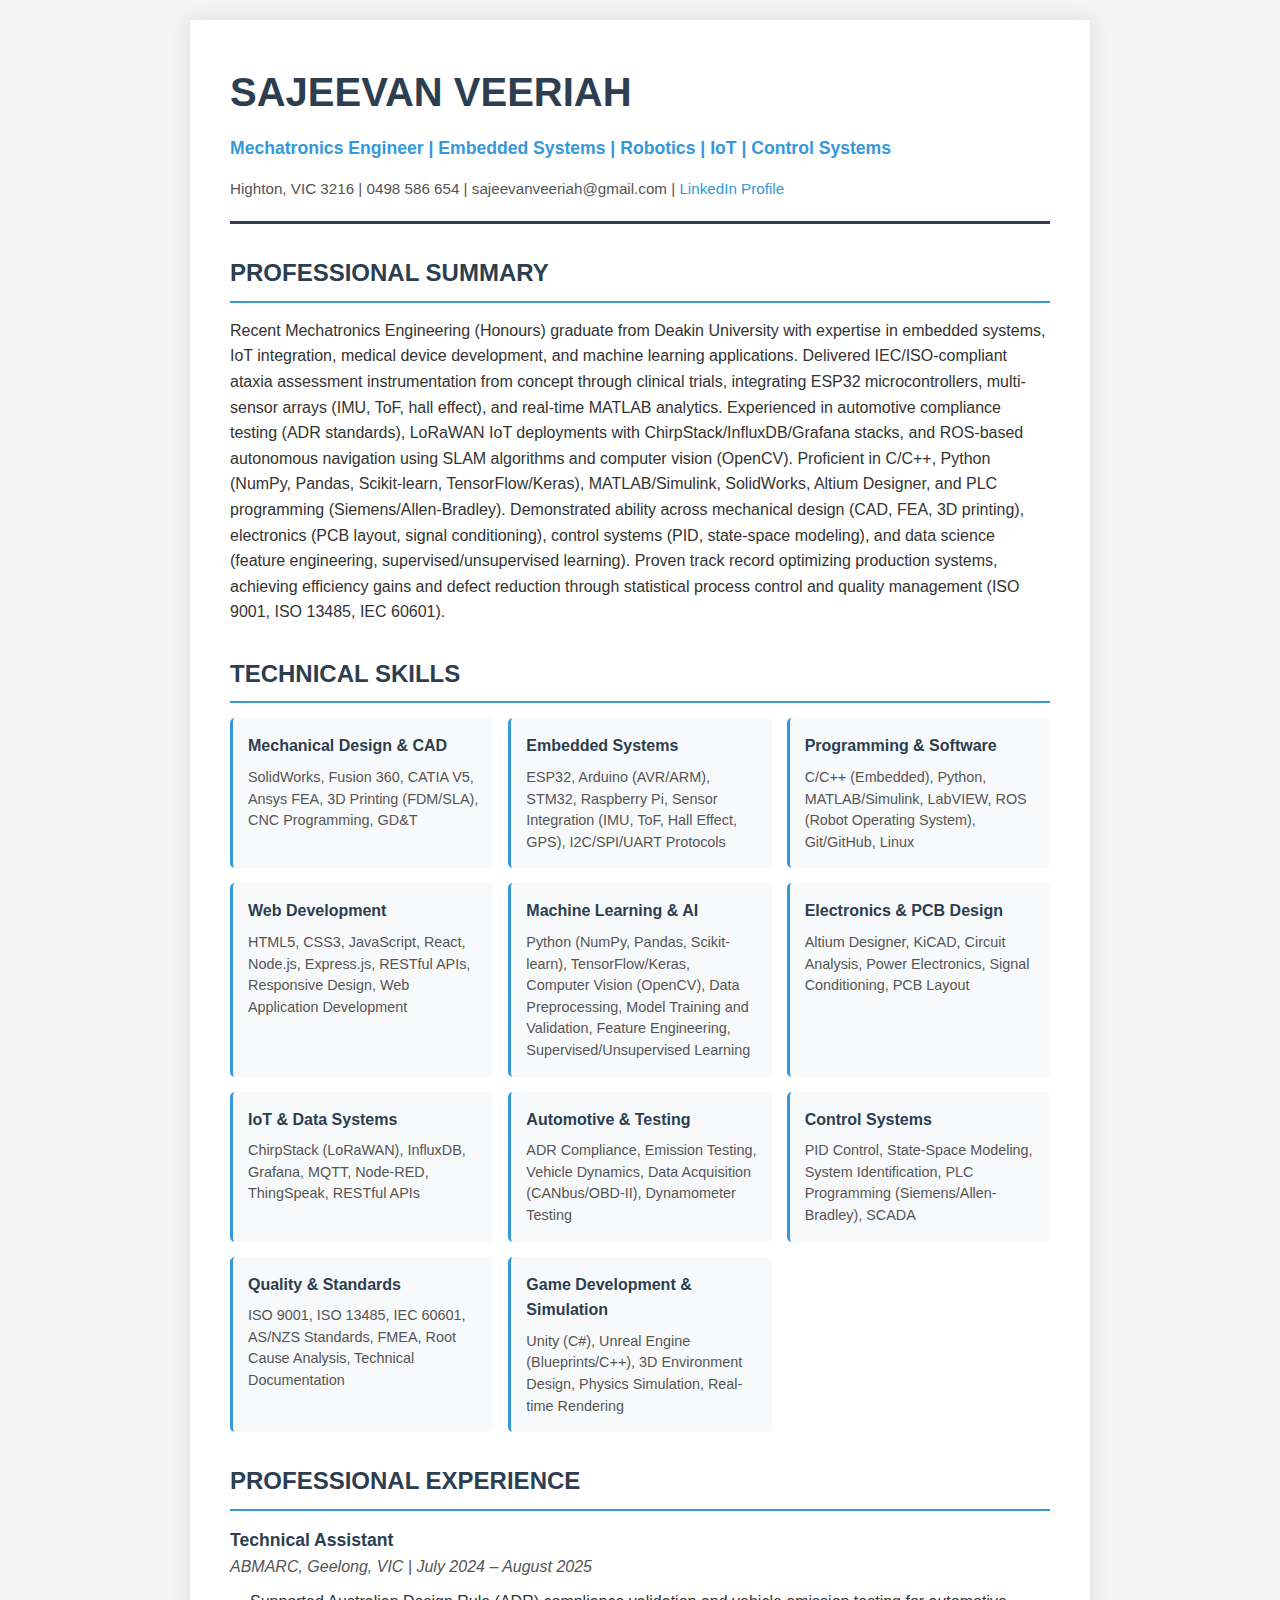
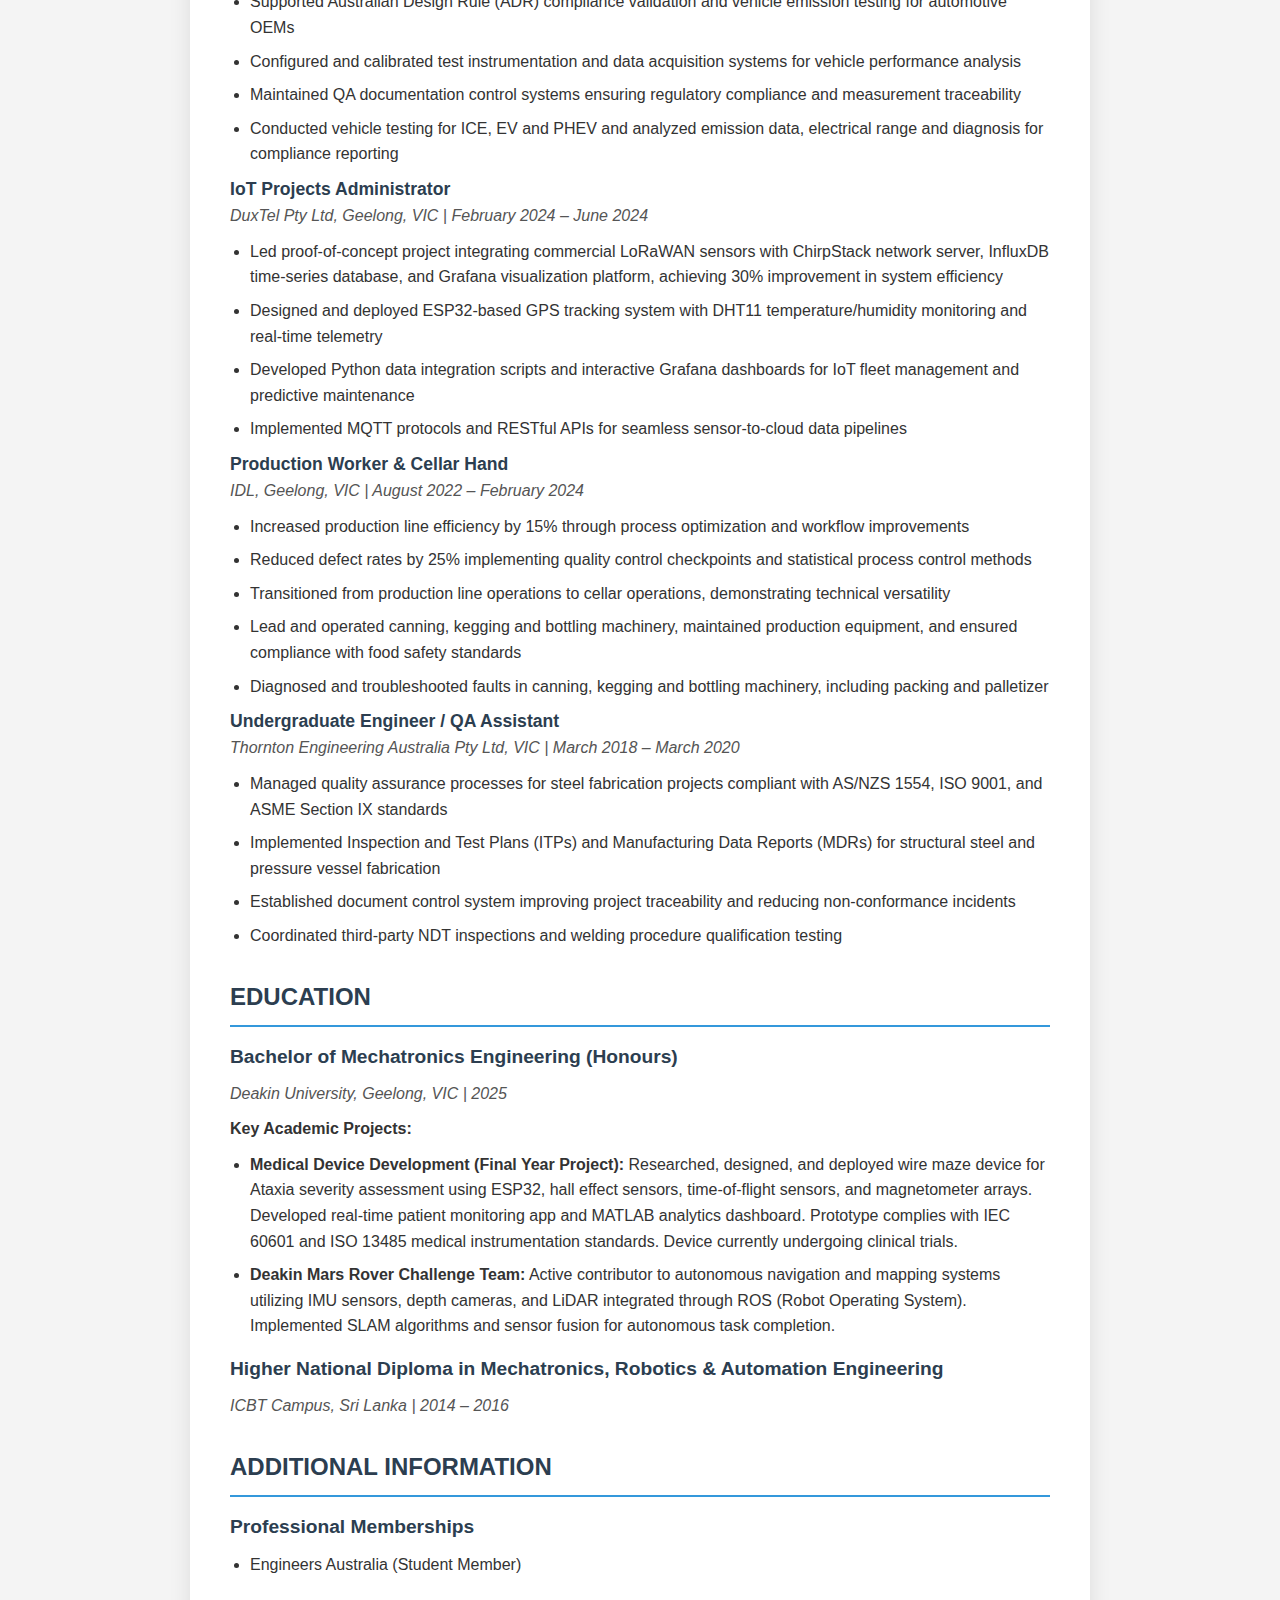
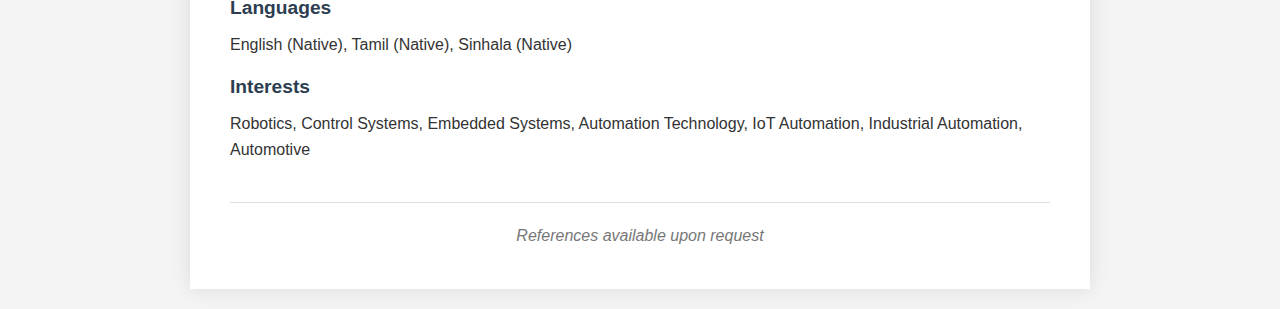
<file: OLD-3-index.html>
<!DOCTYPE html>
<html lang="en">
<head>
    <meta charset="UTF-8">
    <meta name="viewport" content="width=device-width, initial-scale=1.0">
    <title>Sajeevan Veeriah - Mechatronics Engineer</title>
    <style>
        * {
            margin: 0;
            padding: 0;
            box-sizing: border-box;
        }
        
        body {
            font-family: 'Segoe UI', Tahoma, Geneva, Verdana, sans-serif;
            line-height: 1.6;
            color: #333;
            background-color: #f4f4f4;
            padding: 20px;
        }
        
        .container {
            max-width: 900px;
            margin: 0 auto;
            background-color: white;
            padding: 40px;
            box-shadow: 0 0 20px rgba(0,0,0,0.1);
        }
        
        header {
            border-bottom: 3px solid #2c3e50;
            padding-bottom: 20px;
            margin-bottom: 30px;
        }
        
        h1 {
            color: #2c3e50;
            font-size: 2.5em;
            margin-bottom: 10px;
        }
        
        .subtitle {
            color: #3498db;
            font-size: 1.1em;
            font-weight: 600;
            margin-bottom: 15px;
        }
        
        .contact-info {
            color: #555;
            font-size: 0.95em;
        }
        
        .contact-info a {
            color: #3498db;
            text-decoration: none;
        }
        
        .contact-info a:hover {
            text-decoration: underline;
        }
        
        h2 {
            color: #2c3e50;
            font-size: 1.5em;
            margin-top: 30px;
            margin-bottom: 15px;
            padding-bottom: 8px;
            border-bottom: 2px solid #3498db;
        }
        
        h3 {
            color: #2c3e50;
            font-size: 1.2em;
            margin-top: 15px;
            margin-bottom: 8px;
        }
        
        .section {
            margin-bottom: 25px;
        }
        
        .job-title {
            font-weight: bold;
            color: #2c3e50;
            font-size: 1.1em;
        }
        
        .job-location {
            color: #555;
            font-style: italic;
            margin-bottom: 10px;
        }
        
        ul {
            margin-left: 20px;
            margin-top: 10px;
        }
        
        li {
            margin-bottom: 8px;
        }
        
        .skills-grid {
            display: grid;
            grid-template-columns: repeat(auto-fit, minmax(250px, 1fr));
            gap: 15px;
            margin-top: 15px;
        }
        
        .skill-category {
            background-color: #f8f9fa;
            padding: 15px;
            border-radius: 5px;
            border-left: 3px solid #3498db;
        }
        
        .skill-category h4 {
            color: #2c3e50;
            margin-bottom: 8px;
            font-size: 1em;
        }
        
        .skill-category p {
            color: #555;
            font-size: 0.9em;
            line-height: 1.5;
        }
        
        @media print {
            body {
                background-color: white;
                padding: 0;
            }
            
            .container {
                box-shadow: none;
                padding: 20px;
            }
        }
        
        @media (max-width: 768px) {
            .container {
                padding: 20px;
            }
            
            h1 {
                font-size: 2em;
            }
            
            .skills-grid {
                grid-template-columns: 1fr;
            }
        }
    </style>
</head>
<body>
    <div class="container">
        <header>
            <h1>SAJEEVAN VEERIAH</h1>
            <div class="subtitle">Mechatronics Engineer | Embedded Systems | Robotics | IoT | Control Systems</div>
            <div class="contact-info">
                Highton, VIC 3216 | 0498 586 654 | sajeevanveeriah@gmail.com | 
                <a href="https://www.linkedin.com/in/sajeevan-veeriah/" target="_blank">LinkedIn Profile</a>
            </div>
        </header>

        <section class="section">
            <h2>PROFESSIONAL SUMMARY</h2>
            <p>Recent Mechatronics Engineering (Honours) graduate from Deakin University with expertise in embedded systems, IoT integration, medical device development, and machine learning applications. Delivered IEC/ISO-compliant ataxia assessment instrumentation from concept through clinical trials, integrating ESP32 microcontrollers, multi-sensor arrays (IMU, ToF, hall effect), and real-time MATLAB analytics. Experienced in automotive compliance testing (ADR standards), LoRaWAN IoT deployments with ChirpStack/InfluxDB/Grafana stacks, and ROS-based autonomous navigation using SLAM algorithms and computer vision (OpenCV). Proficient in C/C++, Python (NumPy, Pandas, Scikit-learn, TensorFlow/Keras), MATLAB/Simulink, SolidWorks, Altium Designer, and PLC programming (Siemens/Allen-Bradley). Demonstrated ability across mechanical design (CAD, FEA, 3D printing), electronics (PCB layout, signal conditioning), control systems (PID, state-space modeling), and data science (feature engineering, supervised/unsupervised learning). Proven track record optimizing production systems, achieving efficiency gains and defect reduction through statistical process control and quality management (ISO 9001, ISO 13485, IEC 60601).</p>
        </section>

        <section class="section">
            <h2>TECHNICAL SKILLS</h2>
            
            <div class="skills-grid">
                <div class="skill-category">
                    <h4>Mechanical Design & CAD</h4>
                    <p>SolidWorks, Fusion 360, CATIA V5, Ansys FEA, 3D Printing (FDM/SLA), CNC Programming, GD&T</p>
                </div>
                
                <div class="skill-category">
                    <h4>Embedded Systems</h4>
                    <p>ESP32, Arduino (AVR/ARM), STM32, Raspberry Pi, Sensor Integration (IMU, ToF, Hall Effect, GPS), I2C/SPI/UART Protocols</p>
                </div>
                
                <div class="skill-category">
                    <h4>Programming & Software</h4>
                    <p>C/C++ (Embedded), Python, MATLAB/Simulink, LabVIEW, ROS (Robot Operating System), Git/GitHub, Linux</p>
                </div>

                <div class="skill-category">
                    <h4>Web Development</h4>
                    <p>HTML5, CSS3, JavaScript, React, Node.js, Express.js, RESTful APIs, Responsive Design, Web Application Development</p>
                </div>

                <div class="skill-category">
                    <h4>Machine Learning & AI</h4>
                    <p>Python (NumPy, Pandas, Scikit-learn), TensorFlow/Keras, Computer Vision (OpenCV), Data Preprocessing, Model Training and Validation, Feature Engineering, Supervised/Unsupervised Learning</p>
                </div>
                
                <div class="skill-category">
                    <h4>Electronics & PCB Design</h4>
                    <p>Altium Designer, KiCAD, Circuit Analysis, Power Electronics, Signal Conditioning, PCB Layout</p>
                </div>
                
                <div class="skill-category">
                    <h4>IoT & Data Systems</h4>
                    <p>ChirpStack (LoRaWAN), InfluxDB, Grafana, MQTT, Node-RED, ThingSpeak, RESTful APIs</p>
                </div>
                
                <div class="skill-category">
                    <h4>Automotive & Testing</h4>
                    <p>ADR Compliance, Emission Testing, Vehicle Dynamics, Data Acquisition (CANbus/OBD-II), Dynamometer Testing</p>
                </div>
                
                <div class="skill-category">
                    <h4>Control Systems</h4>
                    <p>PID Control, State-Space Modeling, System Identification, PLC Programming (Siemens/Allen-Bradley), SCADA</p>
                </div>
                
                <div class="skill-category">
                    <h4>Quality & Standards</h4>
                    <p>ISO 9001, ISO 13485, IEC 60601, AS/NZS Standards, FMEA, Root Cause Analysis, Technical Documentation</p>
                </div>

                <div class="skill-category">
                    <h4>Game Development & Simulation</h4>
                    <p>Unity (C#), Unreal Engine (Blueprints/C++), 3D Environment Design, Physics Simulation, Real-time Rendering</p>
                </div>
            </div>
        </section>

        <section class="section">
            <h2>PROFESSIONAL EXPERIENCE</h2>
            
            <div class="job-title">Technical Assistant</div>
            <div class="job-location">ABMARC, Geelong, VIC | July 2024 – August 2025</div>
            <ul>
                <li>Supported Australian Design Rule (ADR) compliance validation and vehicle emission testing for automotive OEMs</li>
                <li>Configured and calibrated test instrumentation and data acquisition systems for vehicle performance analysis</li>
                <li>Maintained QA documentation control systems ensuring regulatory compliance and measurement traceability</li>
                <li>Conducted vehicle testing for ICE, EV and PHEV and analyzed emission data, electrical range and diagnosis for compliance reporting</li>
            </ul>

            <div class="job-title">IoT Projects Administrator</div>
            <div class="job-location">DuxTel Pty Ltd, Geelong, VIC | February 2024 – June 2024</div>
            <ul>
                <li>Led proof-of-concept project integrating commercial LoRaWAN sensors with ChirpStack network server, InfluxDB time-series database, and Grafana visualization platform, achieving 30% improvement in system efficiency</li>
                <li>Designed and deployed ESP32-based GPS tracking system with DHT11 temperature/humidity monitoring and real-time telemetry</li>
                <li>Developed Python data integration scripts and interactive Grafana dashboards for IoT fleet management and predictive maintenance</li>
                <li>Implemented MQTT protocols and RESTful APIs for seamless sensor-to-cloud data pipelines</li>
            </ul>

            <div class="job-title">Production Worker & Cellar Hand</div>
            <div class="job-location">IDL, Geelong, VIC | August 2022 – February 2024</div>
            <ul>
                <li>Increased production line efficiency by 15% through process optimization and workflow improvements</li>
                <li>Reduced defect rates by 25% implementing quality control checkpoints and statistical process control methods</li>
                <li>Transitioned from production line operations to cellar operations, demonstrating technical versatility</li>
                <li>Lead and operated canning, kegging and bottling machinery, maintained production equipment, and ensured compliance with food safety standards</li>
                <li>Diagnosed and troubleshooted faults in canning, kegging and bottling machinery, including packing and palletizer</li>
            </ul>

            <div class="job-title">Undergraduate Engineer / QA Assistant</div>
            <div class="job-location">Thornton Engineering Australia Pty Ltd, VIC | March 2018 – March 2020</div>
            <ul>
                <li>Managed quality assurance processes for steel fabrication projects compliant with AS/NZS 1554, ISO 9001, and ASME Section IX standards</li>
                <li>Implemented Inspection and Test Plans (ITPs) and Manufacturing Data Reports (MDRs) for structural steel and pressure vessel fabrication</li>
                <li>Established document control system improving project traceability and reducing non-conformance incidents</li>
                <li>Coordinated third-party NDT inspections and welding procedure qualification testing</li>
            </ul>
        </section>

        <section class="section">
            <h2>EDUCATION</h2>
            
            <h3>Bachelor of Mechatronics Engineering (Honours)</h3>
            <div class="job-location">Deakin University, Geelong, VIC | 2025</div>
            
            <p><strong>Key Academic Projects:</strong></p>
            <ul>
                <li><strong>Medical Device Development (Final Year Project):</strong> Researched, designed, and deployed wire maze device for Ataxia severity assessment using ESP32, hall effect sensors, time-of-flight sensors, and magnetometer arrays. Developed real-time patient monitoring app and MATLAB analytics dashboard. Prototype complies with IEC 60601 and ISO 13485 medical instrumentation standards. Device currently undergoing clinical trials.</li>
                <li><strong>Deakin Mars Rover Challenge Team:</strong> Active contributor to autonomous navigation and mapping systems utilizing IMU sensors, depth cameras, and LiDAR integrated through ROS (Robot Operating System). Implemented SLAM algorithms and sensor fusion for autonomous task completion.</li>
            </ul>

            <h3>Higher National Diploma in Mechatronics, Robotics & Automation Engineering</h3>
            <div class="job-location">ICBT Campus, Sri Lanka | 2014 – 2016</div>
        </section>

        <section class="section">
            <h2>ADDITIONAL INFORMATION</h2>

            <h3>Professional Memberships</h3>
            <ul>
                <li>Engineers Australia (Student Member)</li>
            </ul>

            <h3>Languages</h3>
            <p>English (Native), Tamil (Native), Sinhala (Native)</p>

            <h3>Interests</h3>
            <p>Robotics, Control Systems, Embedded Systems, Automation Technology, IoT Automation, Industrial Automation, Automotive</p>
        </section>

        <footer style="text-align: center; margin-top: 40px; padding-top: 20px; border-top: 1px solid #ddd; color: #777;">
            <p><em>References available upon request</em></p>
        </footer>
    </div>
</body>
</html>
</file>
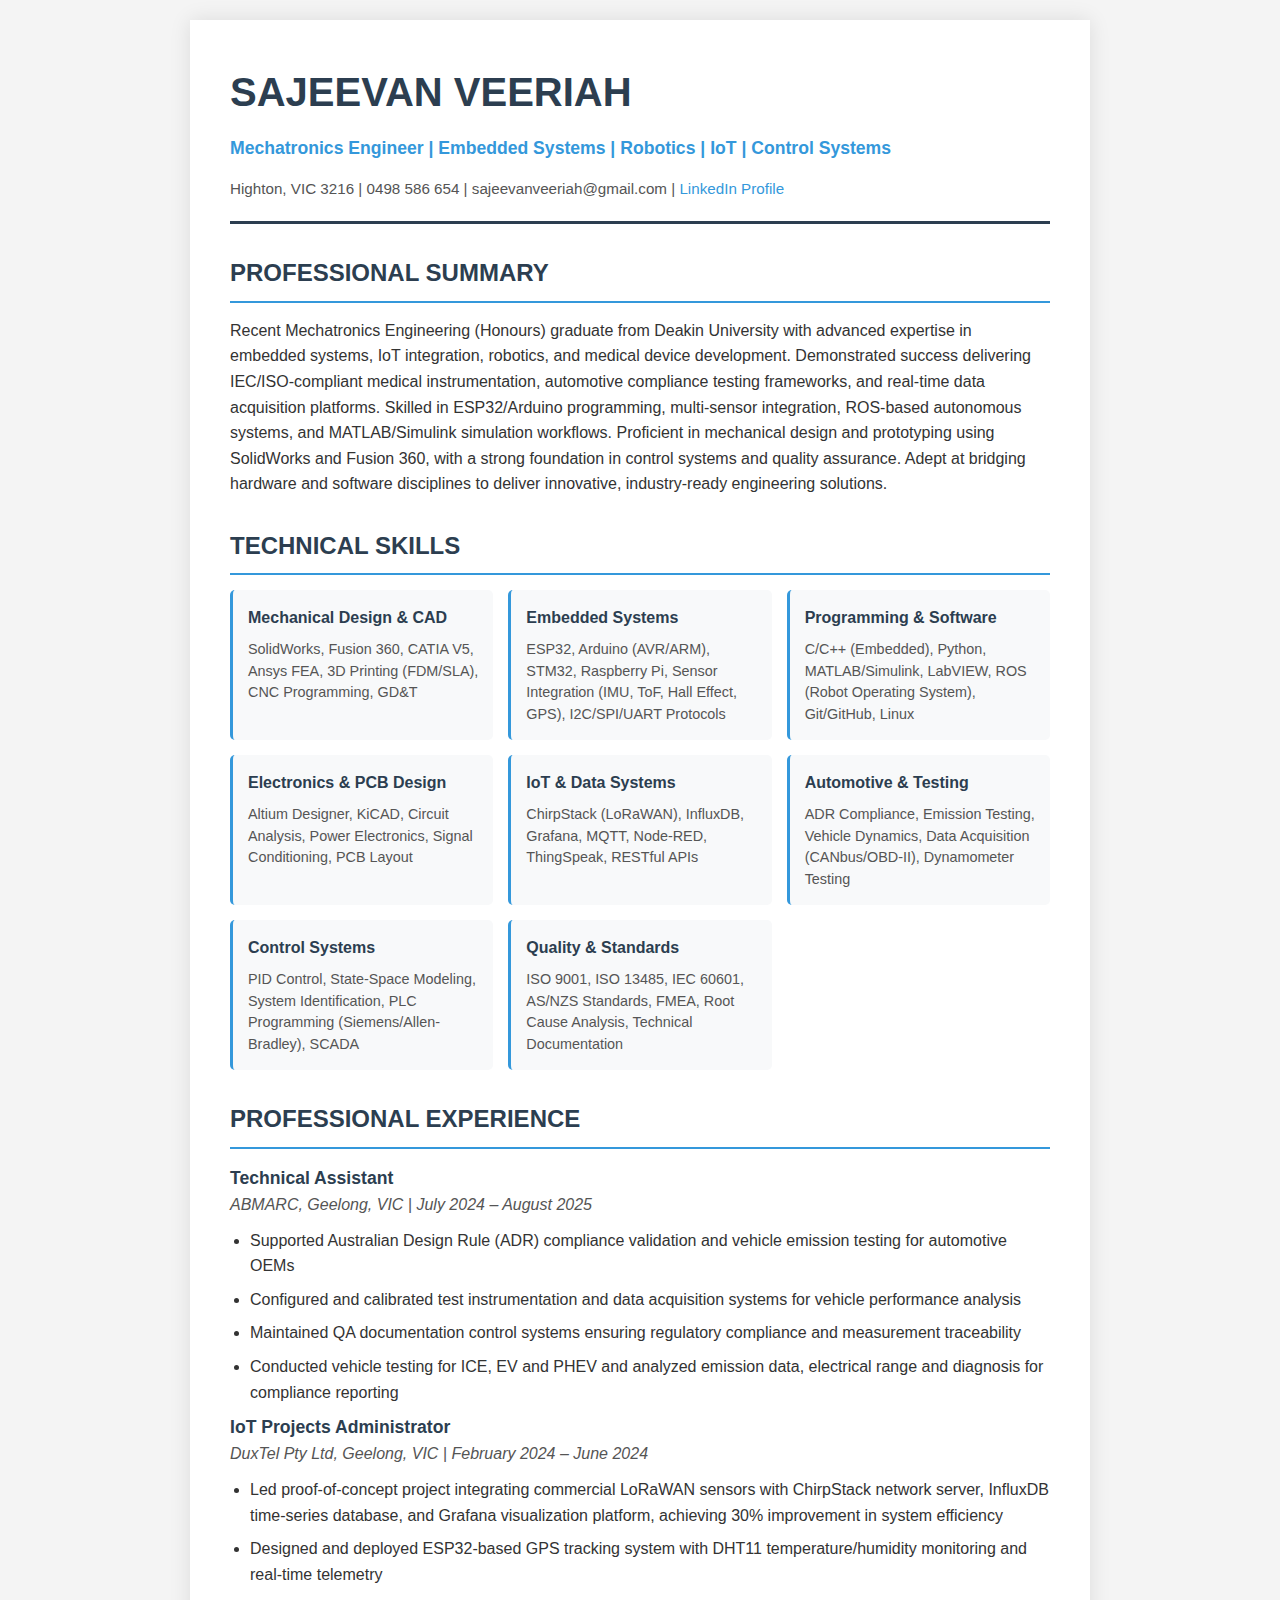
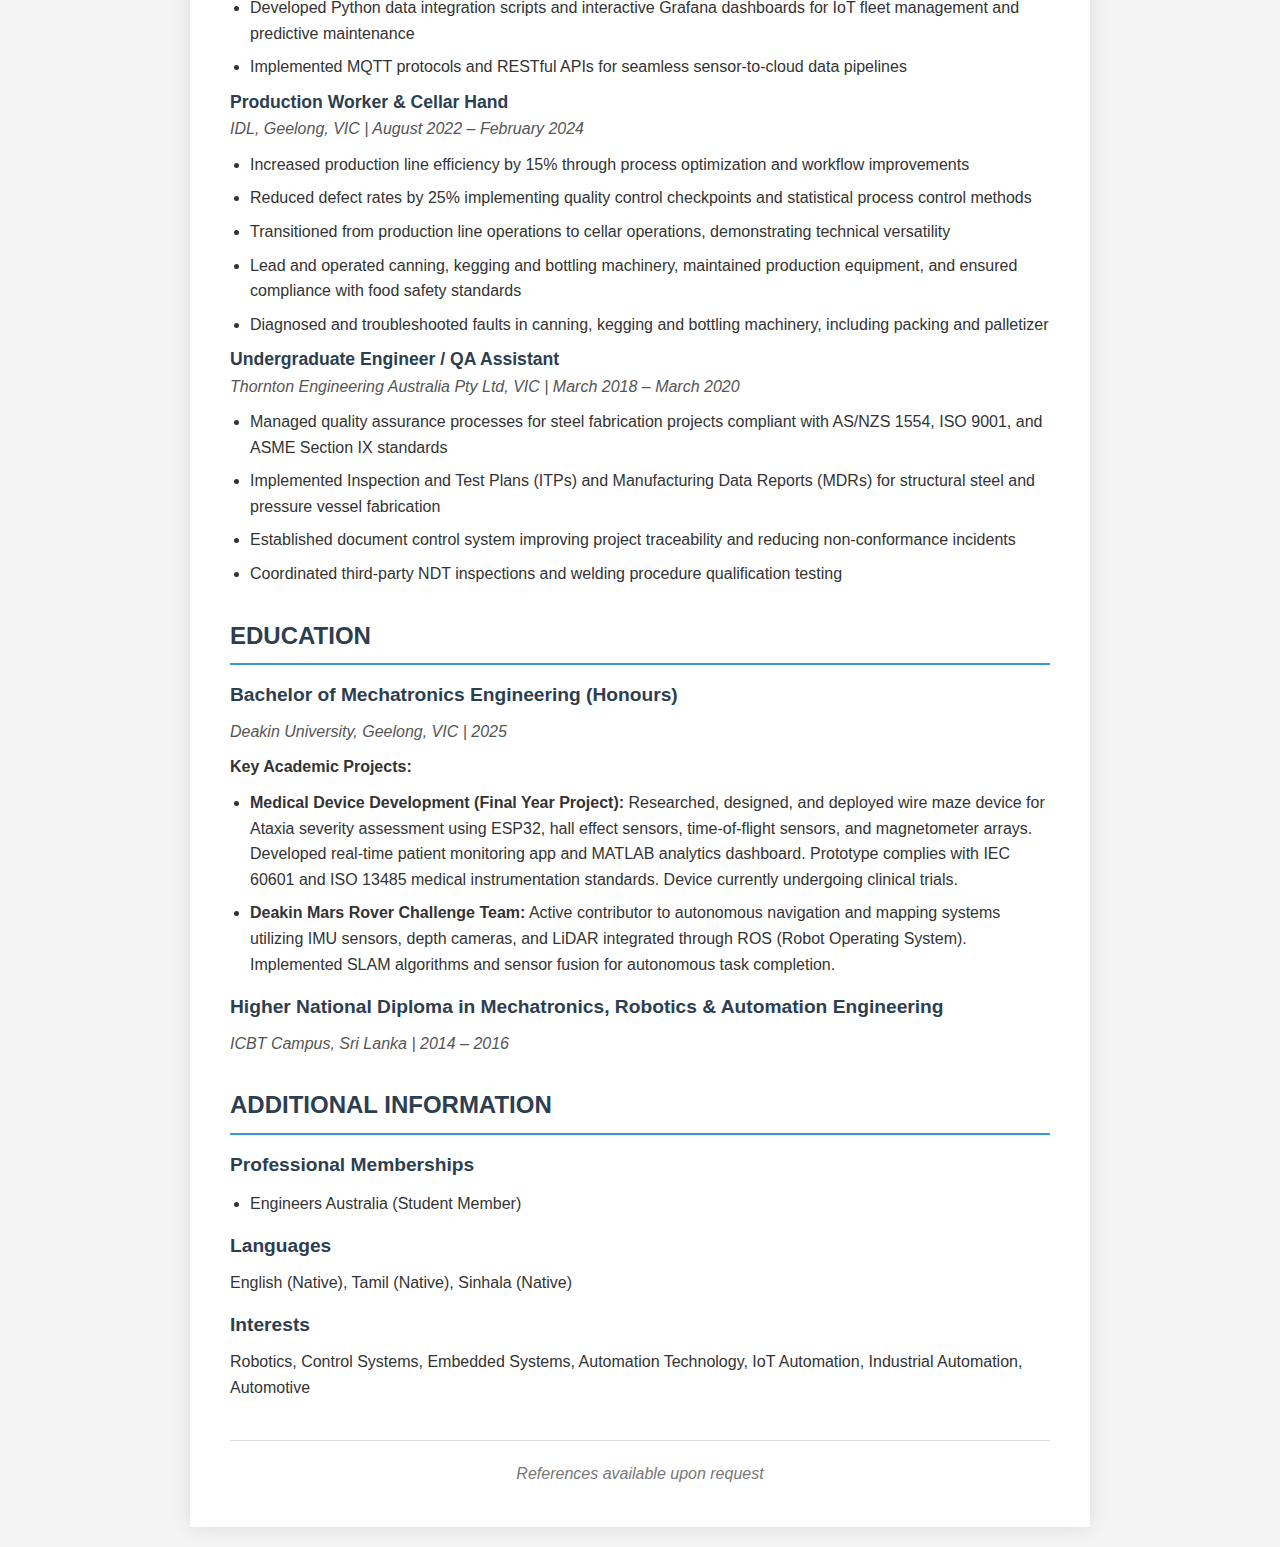
<file: old-3index.html>
<!DOCTYPE html>
<html lang="en">
<head>
    <meta charset="UTF-8">
    <meta name="viewport" content="width=device-width, initial-scale=1.0">
    <title>Sajeevan Veeriah - Mechatronics Engineer</title>
    <style>
        * {
            margin: 0;
            padding: 0;
            box-sizing: border-box;
        }
        
        body {
            font-family: 'Segoe UI', Tahoma, Geneva, Verdana, sans-serif;
            line-height: 1.6;
            color: #333;
            background-color: #f4f4f4;
            padding: 20px;
        }
        
        .container {
            max-width: 900px;
            margin: 0 auto;
            background-color: white;
            padding: 40px;
            box-shadow: 0 0 20px rgba(0,0,0,0.1);
        }
        
        header {
            border-bottom: 3px solid #2c3e50;
            padding-bottom: 20px;
            margin-bottom: 30px;
        }
        
        h1 {
            color: #2c3e50;
            font-size: 2.5em;
            margin-bottom: 10px;
        }
        
        .subtitle {
            color: #3498db;
            font-size: 1.1em;
            font-weight: 600;
            margin-bottom: 15px;
        }
        
        .contact-info {
            color: #555;
            font-size: 0.95em;
        }
        
        .contact-info a {
            color: #3498db;
            text-decoration: none;
        }
        
        .contact-info a:hover {
            text-decoration: underline;
        }
        
        h2 {
            color: #2c3e50;
            font-size: 1.5em;
            margin-top: 30px;
            margin-bottom: 15px;
            padding-bottom: 8px;
            border-bottom: 2px solid #3498db;
        }
        
        h3 {
            color: #2c3e50;
            font-size: 1.2em;
            margin-top: 15px;
            margin-bottom: 8px;
        }
        
        .section {
            margin-bottom: 25px;
        }
        
        .job-title {
            font-weight: bold;
            color: #2c3e50;
            font-size: 1.1em;
        }
        
        .job-location {
            color: #555;
            font-style: italic;
            margin-bottom: 10px;
        }
        
        ul {
            margin-left: 20px;
            margin-top: 10px;
        }
        
        li {
            margin-bottom: 8px;
        }
        
        .highlight-box {
            background-color: #e8f4f8;
            border-left: 4px solid #3498db;
            padding: 15px;
            margin: 20px 0;
        }
        
        .highlight-box strong {
            color: #2c3e50;
        }
        
        .skills-grid {
            display: grid;
            grid-template-columns: repeat(auto-fit, minmax(250px, 1fr));
            gap: 15px;
            margin-top: 15px;
        }
        
        .skill-category {
            background-color: #f8f9fa;
            padding: 15px;
            border-radius: 5px;
            border-left: 3px solid #3498db;
        }
        
        .skill-category h4 {
            color: #2c3e50;
            margin-bottom: 8px;
            font-size: 1em;
        }
        
        .skill-category p {
            color: #555;
            font-size: 0.9em;
            line-height: 1.5;
        }
        
        @media print {
            body {
                background-color: white;
                padding: 0;
            }
            
            .container {
                box-shadow: none;
                padding: 20px;
            }
        }
    </style>
</head>
<body>
    <div class="container">
        <header>
            <h1>SAJEEVAN VEERIAH</h1>
            <div class="subtitle">Mechatronics Engineer | Embedded Systems | Robotics | IoT | Control Systems</div>
            <div class="contact-info">
                Highton, VIC 3216 | 0498 586 654 | sajeevanveeriah@gmail.com | 
                <a href="https://www.linkedin.com/in/sajeevan-veeriah/" target="_blank">LinkedIn Profile</a>
            </div>
        </header>

        <section class="section">
            <h2>PROFESSIONAL SUMMARY</h2>
            <p>Recent Mechatronics Engineering (Honours) graduate from Deakin University with advanced expertise in embedded systems, IoT integration, robotics, and medical device development. Demonstrated success delivering IEC/ISO-compliant medical instrumentation, automotive compliance testing frameworks, and real-time data acquisition platforms. Skilled in ESP32/Arduino programming, multi-sensor integration, ROS-based autonomous systems, and MATLAB/Simulink simulation workflows. Proficient in mechanical design and prototyping using SolidWorks and Fusion 360, with a strong foundation in control systems and quality assurance. Adept at bridging hardware and software disciplines to deliver innovative, industry-ready engineering solutions.</p>
        </section>

        <section class="section">
            <h2>TECHNICAL SKILLS</h2>
            
            <div class="skills-grid">
                <div class="skill-category">
                    <h4>Mechanical Design & CAD</h4>
                    <p>SolidWorks, Fusion 360, CATIA V5, Ansys FEA, 3D Printing (FDM/SLA), CNC Programming, GD&T</p>
                </div>
                
                <div class="skill-category">
                    <h4>Embedded Systems</h4>
                    <p>ESP32, Arduino (AVR/ARM), STM32, Raspberry Pi, Sensor Integration (IMU, ToF, Hall Effect, GPS), I2C/SPI/UART Protocols</p>
                </div>
                
                <div class="skill-category">
                    <h4>Programming & Software</h4>
                    <p>C/C++ (Embedded), Python, MATLAB/Simulink, LabVIEW, ROS (Robot Operating System), Git/GitHub, Linux</p>
                </div>
                
                <div class="skill-category">
                    <h4>Electronics & PCB Design</h4>
                    <p>Altium Designer, KiCAD, Circuit Analysis, Power Electronics, Signal Conditioning, PCB Layout</p>
                </div>
                
                <div class="skill-category">
                    <h4>IoT & Data Systems</h4>
                    <p>ChirpStack (LoRaWAN), InfluxDB, Grafana, MQTT, Node-RED, ThingSpeak, RESTful APIs</p>
                </div>
                
                <div class="skill-category">
                    <h4>Automotive & Testing</h4>
                    <p>ADR Compliance, Emission Testing, Vehicle Dynamics, Data Acquisition (CANbus/OBD-II), Dynamometer Testing</p>
                </div>
                
                <div class="skill-category">
                    <h4>Control Systems</h4>
                    <p>PID Control, State-Space Modeling, System Identification, PLC Programming (Siemens/Allen-Bradley), SCADA</p>
                </div>
                
                <div class="skill-category">
                    <h4>Quality & Standards</h4>
                    <p>ISO 9001, ISO 13485, IEC 60601, AS/NZS Standards, FMEA, Root Cause Analysis, Technical Documentation</p>
                </div>
            </div>
        </section>

        <section class="section">
            <h2>PROFESSIONAL EXPERIENCE</h2>
            
            <div class="job-title">Technical Assistant</div>
            <div class="job-location">ABMARC, Geelong, VIC | July 2024 – August 2025</div>
            <ul>
                <li>Supported Australian Design Rule (ADR) compliance validation and vehicle emission testing for automotive OEMs</li>
                <li>Configured and calibrated test instrumentation and data acquisition systems for vehicle performance analysis</li>
                <li>Maintained QA documentation control systems ensuring regulatory compliance and measurement traceability</li>
                <li>Conducted vehicle testing for ICE, EV and PHEV and analyzed emission data, electrical range and diagnosis for compliance reporting</li>
            </ul>

            <div class="job-title">IoT Projects Administrator</div>
            <div class="job-location">DuxTel Pty Ltd, Geelong, VIC | February 2024 – June 2024</div>
            <ul>
                <li>Led proof-of-concept project integrating commercial LoRaWAN sensors with ChirpStack network server, InfluxDB time-series database, and Grafana visualization platform, achieving 30% improvement in system efficiency</li>
                <li>Designed and deployed ESP32-based GPS tracking system with DHT11 temperature/humidity monitoring and real-time telemetry</li>
                <li>Developed Python data integration scripts and interactive Grafana dashboards for IoT fleet management and predictive maintenance</li>
                <li>Implemented MQTT protocols and RESTful APIs for seamless sensor-to-cloud data pipelines</li>
            </ul>

            <div class="job-title">Production Worker & Cellar Hand</div>
            <div class="job-location">IDL, Geelong, VIC | August 2022 – February 2024</div>
            <ul>
                <li>Increased production line efficiency by 15% through process optimization and workflow improvements</li>
                <li>Reduced defect rates by 25% implementing quality control checkpoints and statistical process control methods</li>
                <li>Transitioned from production line operations to cellar operations, demonstrating technical versatility</li>
                <li>Lead and operated canning, kegging and bottling machinery, maintained production equipment, and ensured compliance with food safety standards</li>
                <li>Diagnosed and troubleshooted faults in canning, kegging and bottling machinery, including packing and palletizer</li>
            </ul>

            <div class="job-title">Undergraduate Engineer / QA Assistant</div>
            <div class="job-location">Thornton Engineering Australia Pty Ltd, VIC | March 2018 – March 2020</div>
            <ul>
                <li>Managed quality assurance processes for steel fabrication projects compliant with AS/NZS 1554, ISO 9001, and ASME Section IX standards</li>
                <li>Implemented Inspection and Test Plans (ITPs) and Manufacturing Data Reports (MDRs) for structural steel and pressure vessel fabrication</li>
                <li>Established document control system improving project traceability and reducing non-conformance incidents</li>
                <li>Coordinated third-party NDT inspections and welding procedure qualification testing</li>
            </ul>
        </section>

        <section class="section">
            <h2>EDUCATION</h2>
            
            <h3>Bachelor of Mechatronics Engineering (Honours)</h3>
            <div class="job-location">Deakin University, Geelong, VIC | 2025</div>
            
            <p><strong>Key Academic Projects:</strong></p>
            <ul>
                <li><strong>Medical Device Development (Final Year Project):</strong> Researched, designed, and deployed wire maze device for Ataxia severity assessment using ESP32, hall effect sensors, time-of-flight sensors, and magnetometer arrays. Developed real-time patient monitoring app and MATLAB analytics dashboard. Prototype complies with IEC 60601 and ISO 13485 medical instrumentation standards. Device currently undergoing clinical trials.</li>
                <li><strong>Deakin Mars Rover Challenge Team:</strong> Active contributor to autonomous navigation and mapping systems utilizing IMU sensors, depth cameras, and LiDAR integrated through ROS (Robot Operating System). Implemented SLAM algorithms and sensor fusion for autonomous task completion.</li>
            </ul>

            <h3>Higher National Diploma in Mechatronics, Robotics & Automation Engineering</h3>
            <div class="job-location">ICBT Campus, Sri Lanka | 2014 – 2016</div>
        </section>

        <section class="section">
            <h2>ADDITIONAL INFORMATION</h2>

            <h3>Professional Memberships</h3>
            <ul>
                <li>Engineers Australia (Student Member)</li>
            </ul>

            <h3>Languages</h3>
            <p>English (Native), Tamil (Native), Sinhala (Native)</p>

            <h3>Interests</h3>
            <p>Robotics, Control Systems, Embedded Systems, Automation Technology, IoT Automation, Industrial Automation, Automotive</p>
        </section>

        <footer style="text-align: center; margin-top: 40px; padding-top: 20px; border-top: 1px solid #ddd; color: #777;">
            <p><em>References available upon request</em></p>
        </footer>
    </div>
</body>
</html>
</file>
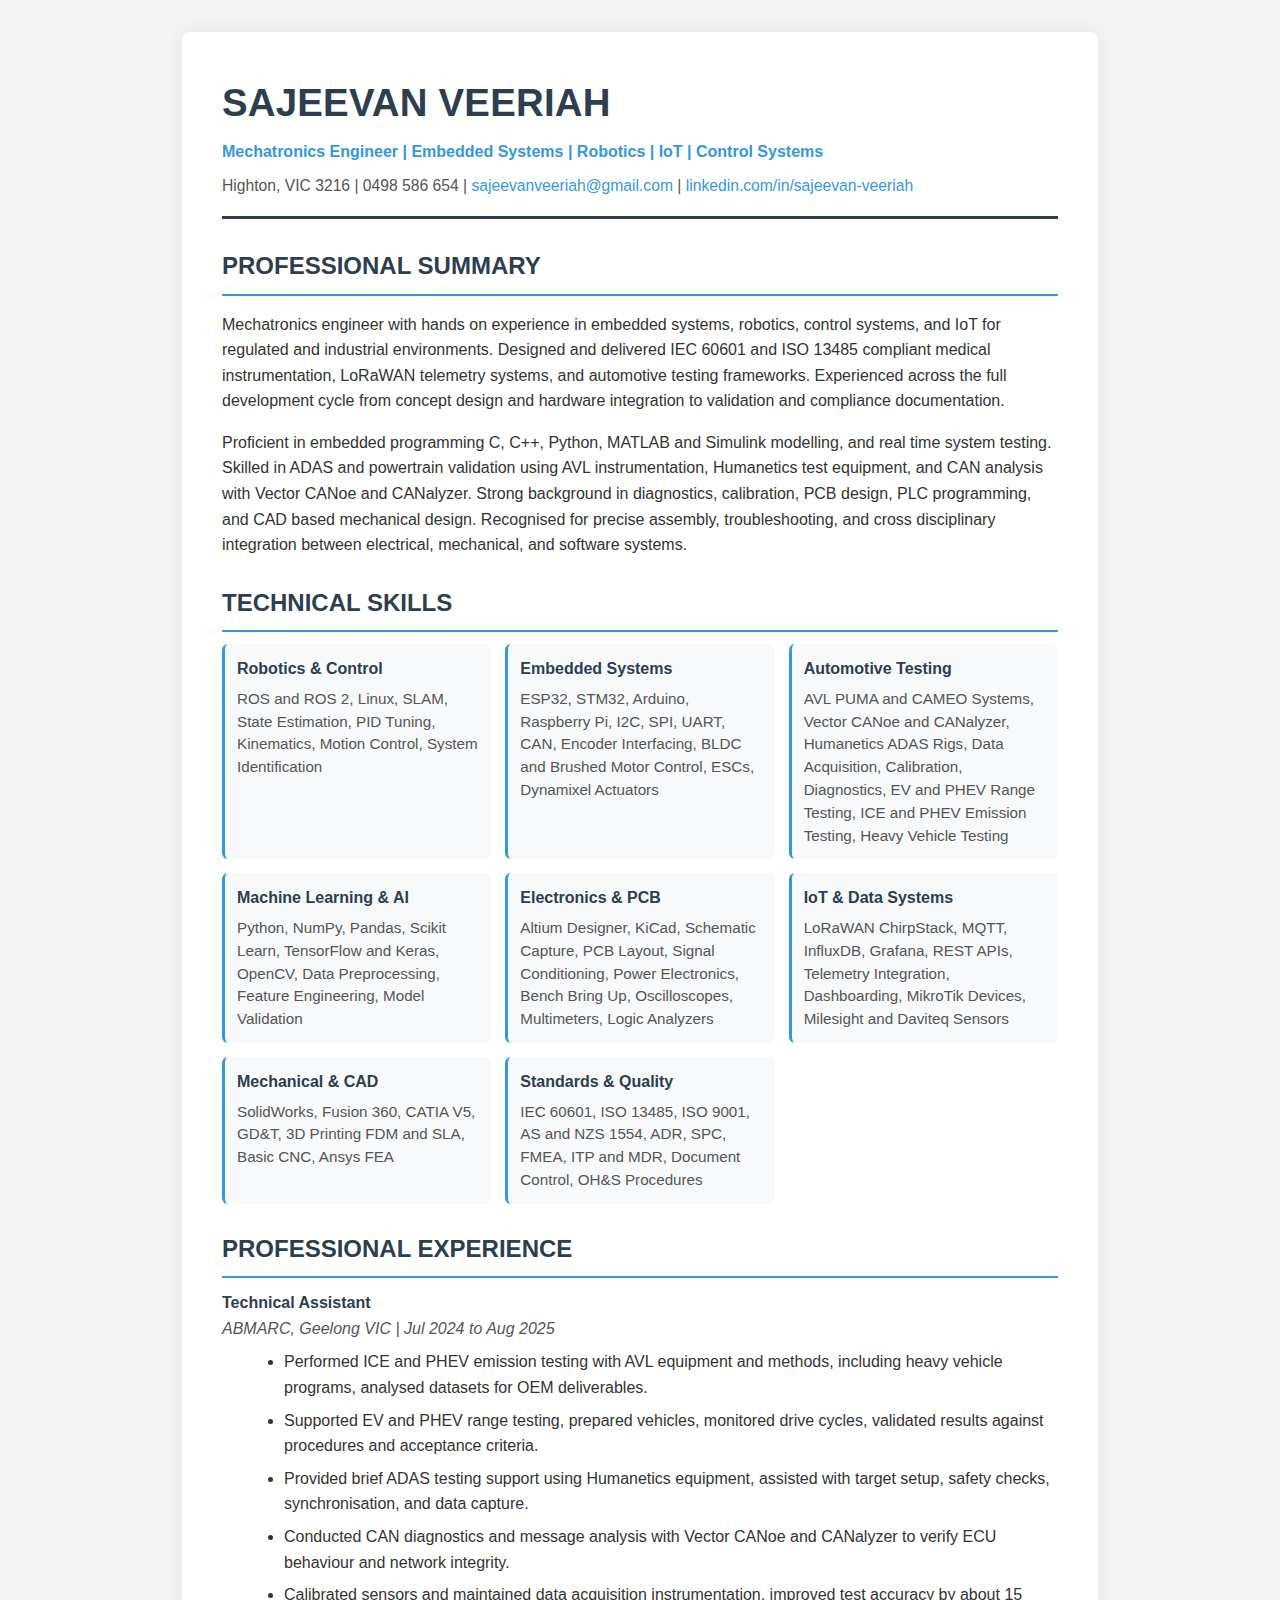
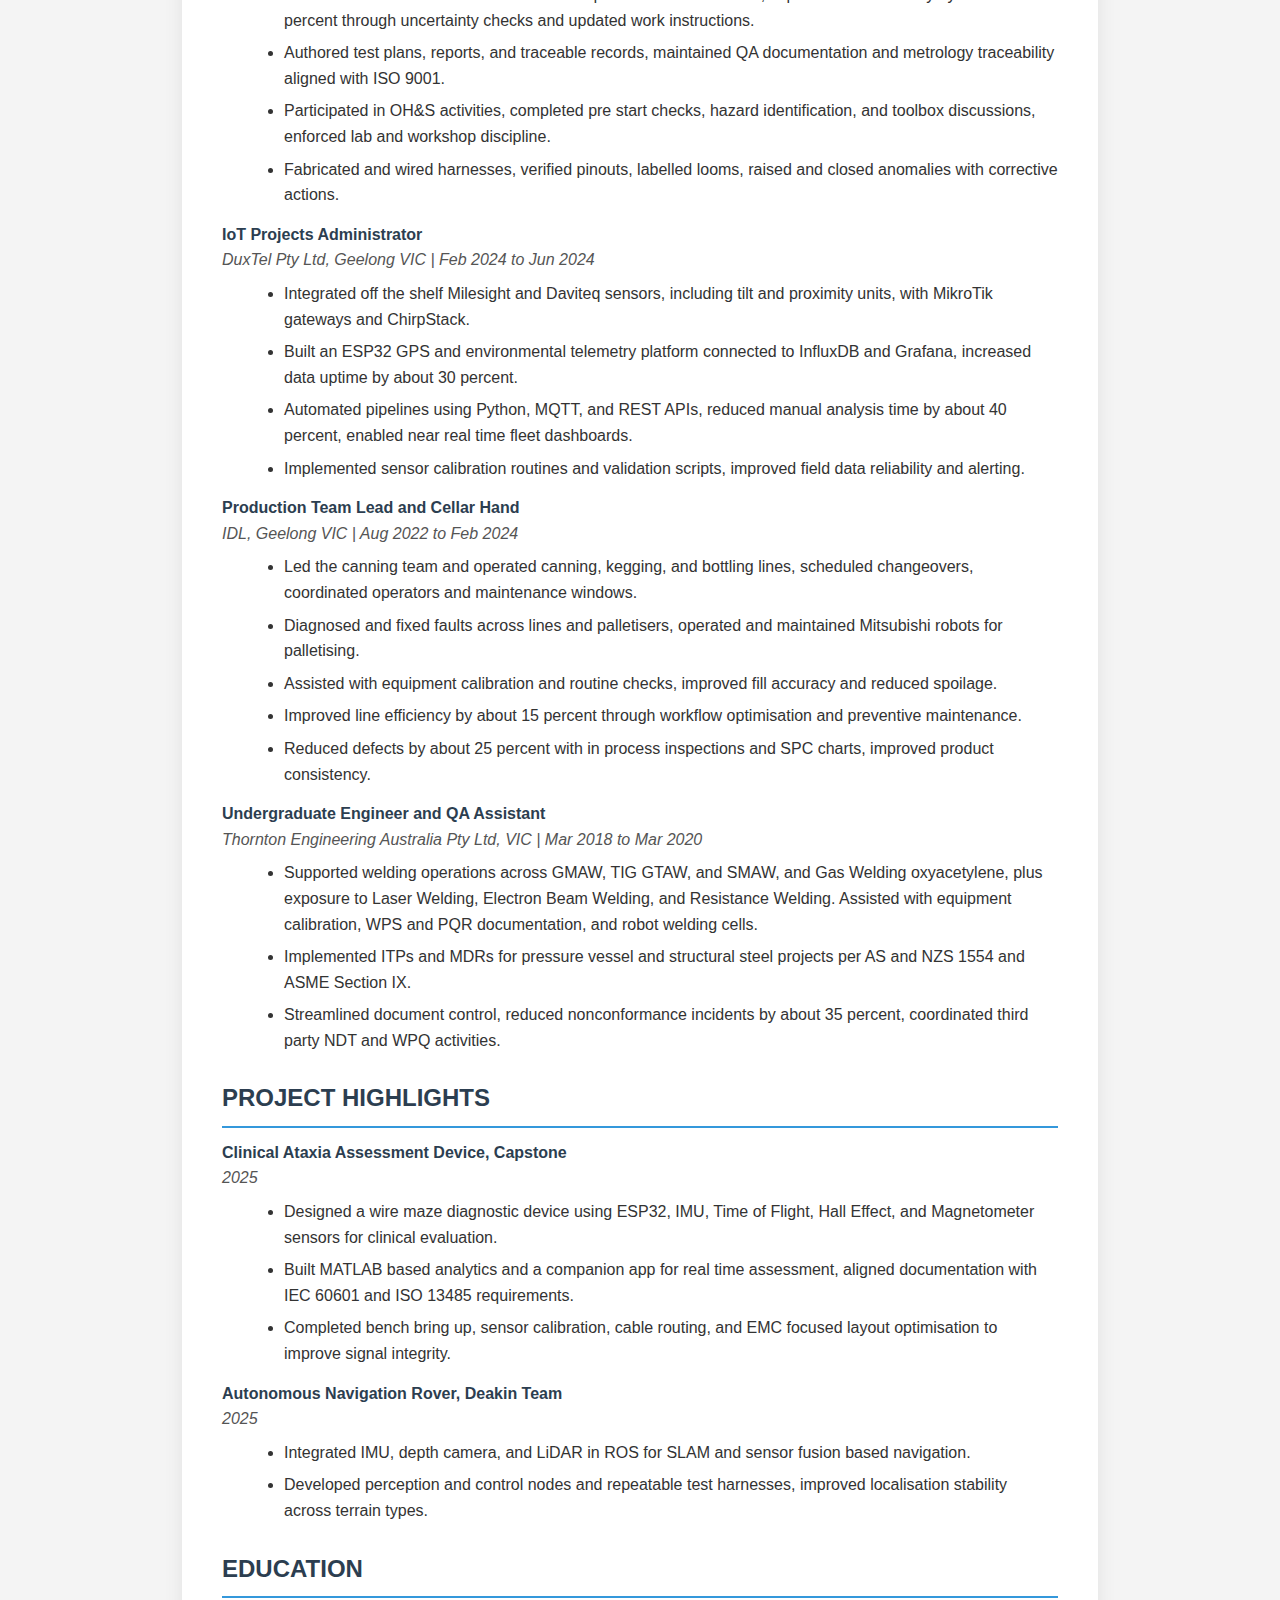
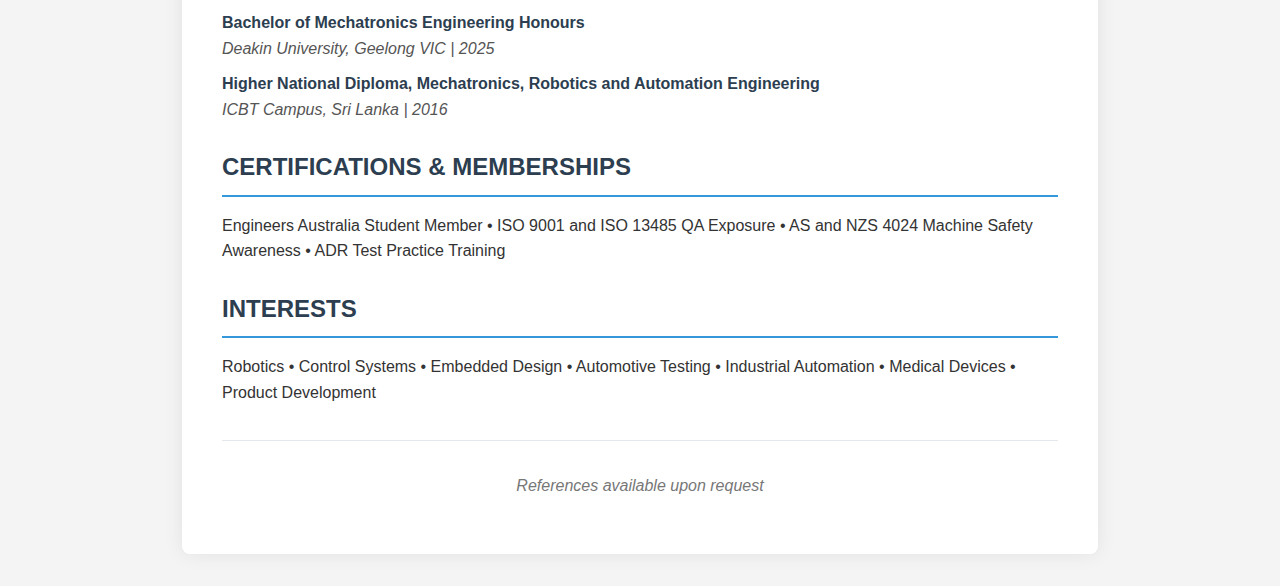
<file: Old-Resume.html>
<!DOCTYPE html>
<html lang="en">
<head>
  <meta charset="UTF-8" />
  <meta name="viewport" content="width=device-width, initial-scale=1.0"/>
  <title>Sajeevan Veeriah - Mechatronics Engineer</title>
  <style>
    :root{
      --ink:#2c3e50;
      --accent:#3498db;
      --text:#333;
      --muted:#555;
      --panel:#ffffff;
      --bg:#f4f4f4;
      --rule:#e3e8ee;
    }
    *{box-sizing:border-box}
    html,body{margin:0;padding:0;background:var(--bg);color:var(--text);font-family:"Segoe UI",Tahoma,Geneva,Verdana,sans-serif;line-height:1.6}
    .container{max-width:980px;margin:0 auto;padding:32px}
    .card{background:var(--panel);padding:40px;border-radius:8px;box-shadow:0 0 20px rgba(0,0,0,0.08)}
    header{border-bottom:3px solid var(--ink);padding-bottom:18px;margin-bottom:28px}
    h1{margin:0 0 6px 0;font-size:2.4rem;color:var(--ink);letter-spacing:.2px}
    .subtitle{color:var(--accent);font-weight:600}
    .contact{margin-top:8px;font-size:.98rem;color:var(--muted)}
    .contact a{color:var(--accent);text-decoration:none}
    .contact a:hover{text-decoration:underline}
    h2{margin:26px 0 12px 0;padding-bottom:8px;border-bottom:2px solid var(--accent);font-size:1.5rem;color:var(--ink)}
    h3{margin:14px 0 6px 0;color:var(--ink);font-size:1.1rem}
    .section{margin-bottom:22px}
    ul{margin:8px 0 0 22px}
    li{margin-bottom:7px}
    .job-title{font-weight:700;color:var(--ink)}
    .job-meta{color:var(--muted);font-style:italic;margin-bottom:8px}
    .skills-grid{display:grid;grid-template-columns:repeat(auto-fit,minmax(260px,1fr));gap:14px;margin-top:12px}
    .skill{background:#f8f9fa;border-left:3px solid var(--accent);padding:12px;border-radius:6px}
    .skill h4{margin:0 0 6px 0;font-size:1rem;color:var(--ink)}
    .skill p{margin:0;color:#555;font-size:.95rem;line-height:1.5}
    footer{margin-top:34px;padding-top:16px;border-top:1px solid var(--rule);text-align:center;color:#777}
    /* Print */
    @media print{
      body{background:#fff}
      .container{max-width:none;padding:0}
      .card{box-shadow:none;padding:20mm}
      a[href]:after{content:""}
    }
    /* Mobile tweaks */
    @media (max-width:768px){
      .card{padding:24px}
      h1{font-size:2rem}
    }
  </style>
</head>
<body>
  <div class="container">
    <div class="card">
      <header>
        <h1>SAJEEVAN VEERIAH</h1>
        <div class="subtitle">Mechatronics Engineer | Embedded Systems | Robotics | IoT | Control Systems</div>
        <div class="contact">
          Highton, VIC 3216 | 0498 586 654 | <a href="mailto:sajeevanveeriah@gmail.com">sajeevanveeriah@gmail.com</a> |
          <a href="https://www.linkedin.com/in/sajeevan-veeriah/" target="_blank" rel="noopener">linkedin.com/in/sajeevan-veeriah</a>
        </div>
      </header>

      <section class="section">
        <h2>PROFESSIONAL SUMMARY</h2>
        <p>
          Mechatronics engineer with hands on experience in embedded systems, robotics, control systems, and IoT for regulated and industrial environments. Designed and delivered IEC 60601 and ISO 13485 compliant medical instrumentation, LoRaWAN telemetry systems, and automotive testing frameworks. Experienced across the full development cycle from concept design and hardware integration to validation and compliance documentation.
        </p>
        <p>
          Proficient in embedded programming C, C++, Python, MATLAB and Simulink modelling, and real time system testing. Skilled in ADAS and powertrain validation using AVL instrumentation, Humanetics test equipment, and CAN analysis with Vector CANoe and CANalyzer. Strong background in diagnostics, calibration, PCB design, PLC programming, and CAD based mechanical design. Recognised for precise assembly, troubleshooting, and cross disciplinary integration between electrical, mechanical, and software systems.
        </p>
      </section>

      <section class="section">
        <h2>TECHNICAL SKILLS</h2>
        <div class="skills-grid">
          <div class="skill">
            <h4>Robotics &amp; Control</h4>
            <p>ROS and ROS 2, Linux, SLAM, State Estimation, PID Tuning, Kinematics, Motion Control, System Identification</p>
          </div>
          <div class="skill">
            <h4>Embedded Systems</h4>
            <p>ESP32, STM32, Arduino, Raspberry Pi, I2C, SPI, UART, CAN, Encoder Interfacing, BLDC and Brushed Motor Control, ESCs, Dynamixel Actuators</p>
          </div>
          <div class="skill">
            <h4>Automotive Testing</h4>
            <p>AVL PUMA and CAMEO Systems, Vector CANoe and CANalyzer, Humanetics ADAS Rigs, Data Acquisition, Calibration, Diagnostics, EV and PHEV Range Testing, ICE and PHEV Emission Testing, Heavy Vehicle Testing</p>
          </div>
          <div class="skill">
            <h4>Machine Learning &amp; AI</h4>
            <p>Python, NumPy, Pandas, Scikit Learn, TensorFlow and Keras, OpenCV, Data Preprocessing, Feature Engineering, Model Validation</p>
          </div>
          <div class="skill">
            <h4>Electronics &amp; PCB</h4>
            <p>Altium Designer, KiCad, Schematic Capture, PCB Layout, Signal Conditioning, Power Electronics, Bench Bring Up, Oscilloscopes, Multimeters, Logic Analyzers</p>
          </div>
          <div class="skill">
            <h4>IoT &amp; Data Systems</h4>
            <p>LoRaWAN ChirpStack, MQTT, InfluxDB, Grafana, REST APIs, Telemetry Integration, Dashboarding, MikroTik Devices, Milesight and Daviteq Sensors</p>
          </div>
          <div class="skill">
            <h4>Mechanical &amp; CAD</h4>
            <p>SolidWorks, Fusion 360, CATIA V5, GD&amp;T, 3D Printing FDM and SLA, Basic CNC, Ansys FEA</p>
          </div>
          <div class="skill">
            <h4>Standards &amp; Quality</h4>
            <p>IEC 60601, ISO 13485, ISO 9001, AS and NZS 1554, ADR, SPC, FMEA, ITP and MDR, Document Control, OH&amp;S Procedures</p>
          </div>
        </div>
      </section>

      <section class="section">
        <h2>PROFESSIONAL EXPERIENCE</h2>

        <div class="job-title">Technical Assistant</div>
        <div class="job-meta">ABMARC, Geelong VIC | Jul 2024 to Aug 2025</div>
        <ul>
          <li>Performed ICE and PHEV emission testing with AVL equipment and methods, including heavy vehicle programs, analysed datasets for OEM deliverables.</li>
          <li>Supported EV and PHEV range testing, prepared vehicles, monitored drive cycles, validated results against procedures and acceptance criteria.</li>
          <li>Provided brief ADAS testing support using Humanetics equipment, assisted with target setup, safety checks, synchronisation, and data capture.</li>
          <li>Conducted CAN diagnostics and message analysis with Vector CANoe and CANalyzer to verify ECU behaviour and network integrity.</li>
          <li>Calibrated sensors and maintained data acquisition instrumentation, improved test accuracy by about 15 percent through uncertainty checks and updated work instructions.</li>
          <li>Authored test plans, reports, and traceable records, maintained QA documentation and metrology traceability aligned with ISO 9001.</li>
          <li>Participated in OH&amp;S activities, completed pre start checks, hazard identification, and toolbox discussions, enforced lab and workshop discipline.</li>
          <li>Fabricated and wired harnesses, verified pinouts, labelled looms, raised and closed anomalies with corrective actions.</li>
        </ul>

        <div class="job-title" style="margin-top:14px;">IoT Projects Administrator</div>
        <div class="job-meta">DuxTel Pty Ltd, Geelong VIC | Feb 2024 to Jun 2024</div>
        <ul>
          <li>Integrated off the shelf Milesight and Daviteq sensors, including tilt and proximity units, with MikroTik gateways and ChirpStack.</li>
          <li>Built an ESP32 GPS and environmental telemetry platform connected to InfluxDB and Grafana, increased data uptime by about 30 percent.</li>
          <li>Automated pipelines using Python, MQTT, and REST APIs, reduced manual analysis time by about 40 percent, enabled near real time fleet dashboards.</li>
          <li>Implemented sensor calibration routines and validation scripts, improved field data reliability and alerting.</li>
        </ul>

        <div class="job-title" style="margin-top:14px;">Production Team Lead and Cellar Hand</div>
        <div class="job-meta">IDL, Geelong VIC | Aug 2022 to Feb 2024</div>
        <ul>
          <li>Led the canning team and operated canning, kegging, and bottling lines, scheduled changeovers, coordinated operators and maintenance windows.</li>
          <li>Diagnosed and fixed faults across lines and palletisers, operated and maintained Mitsubishi robots for palletising.</li>
          <li>Assisted with equipment calibration and routine checks, improved fill accuracy and reduced spoilage.</li>
          <li>Improved line efficiency by about 15 percent through workflow optimisation and preventive maintenance.</li>
          <li>Reduced defects by about 25 percent with in process inspections and SPC charts, improved product consistency.</li>
        </ul>

        <div class="job-title" style="margin-top:14px;">Undergraduate Engineer and QA Assistant</div>
        <div class="job-meta">Thornton Engineering Australia Pty Ltd, VIC | Mar 2018 to Mar 2020</div>
        <ul>
          <li>Supported welding operations across GMAW, TIG GTAW, and SMAW, and Gas Welding oxyacetylene, plus exposure to Laser Welding, Electron Beam Welding, and Resistance Welding. Assisted with equipment calibration, WPS and PQR documentation, and robot welding cells.</li>
          <li>Implemented ITPs and MDRs for pressure vessel and structural steel projects per AS and NZS 1554 and ASME Section IX.</li>
          <li>Streamlined document control, reduced nonconformance incidents by about 35 percent, coordinated third party NDT and WPQ activities.</li>
        </ul>
      </section>

      <section class="section">
        <h2>PROJECT HIGHLIGHTS</h2>

        <div class="job-title">Clinical Ataxia Assessment Device, Capstone</div>
        <div class="job-meta">2025</div>
        <ul>
          <li>Designed a wire maze diagnostic device using ESP32, IMU, Time of Flight, Hall Effect, and Magnetometer sensors for clinical evaluation.</li>
          <li>Built MATLAB based analytics and a companion app for real time assessment, aligned documentation with IEC 60601 and ISO 13485 requirements.</li>
          <li>Completed bench bring up, sensor calibration, cable routing, and EMC focused layout optimisation to improve signal integrity.</li>
        </ul>

        <div class="job-title" style="margin-top:14px;">Autonomous Navigation Rover, Deakin Team</div>
        <div class="job-meta">2025</div>
        <ul>
          <li>Integrated IMU, depth camera, and LiDAR in ROS for SLAM and sensor fusion based navigation.</li>
          <li>Developed perception and control nodes and repeatable test harnesses, improved localisation stability across terrain types.</li>
        </ul>
      </section>

      <section class="section">
        <h2>EDUCATION</h2>
        <div class="job-title">Bachelor of Mechatronics Engineering Honours</div>
        <div class="job-meta">Deakin University, Geelong VIC | 2025</div>

        <div class="job-title" style="margin-top:10px;">Higher National Diploma, Mechatronics, Robotics and Automation Engineering</div>
        <div class="job-meta">ICBT Campus, Sri Lanka | 2016</div>
      </section>

      <section class="section">
        <h2>CERTIFICATIONS &amp; MEMBERSHIPS</h2>
        <p>Engineers Australia Student Member • ISO 9001 and ISO 13485 QA Exposure • AS and NZS 4024 Machine Safety Awareness • ADR Test Practice Training</p>
      </section>

      <section class="section">
        <h2>INTERESTS</h2>
        <p>Robotics • Control Systems • Embedded Design • Automotive Testing • Industrial Automation • Medical Devices • Product Development</p>
      </section>

      <footer>
        <p><em>References available upon request</em></p>
      </footer>
    </div>
  </div>
</body>
</html>
</file>
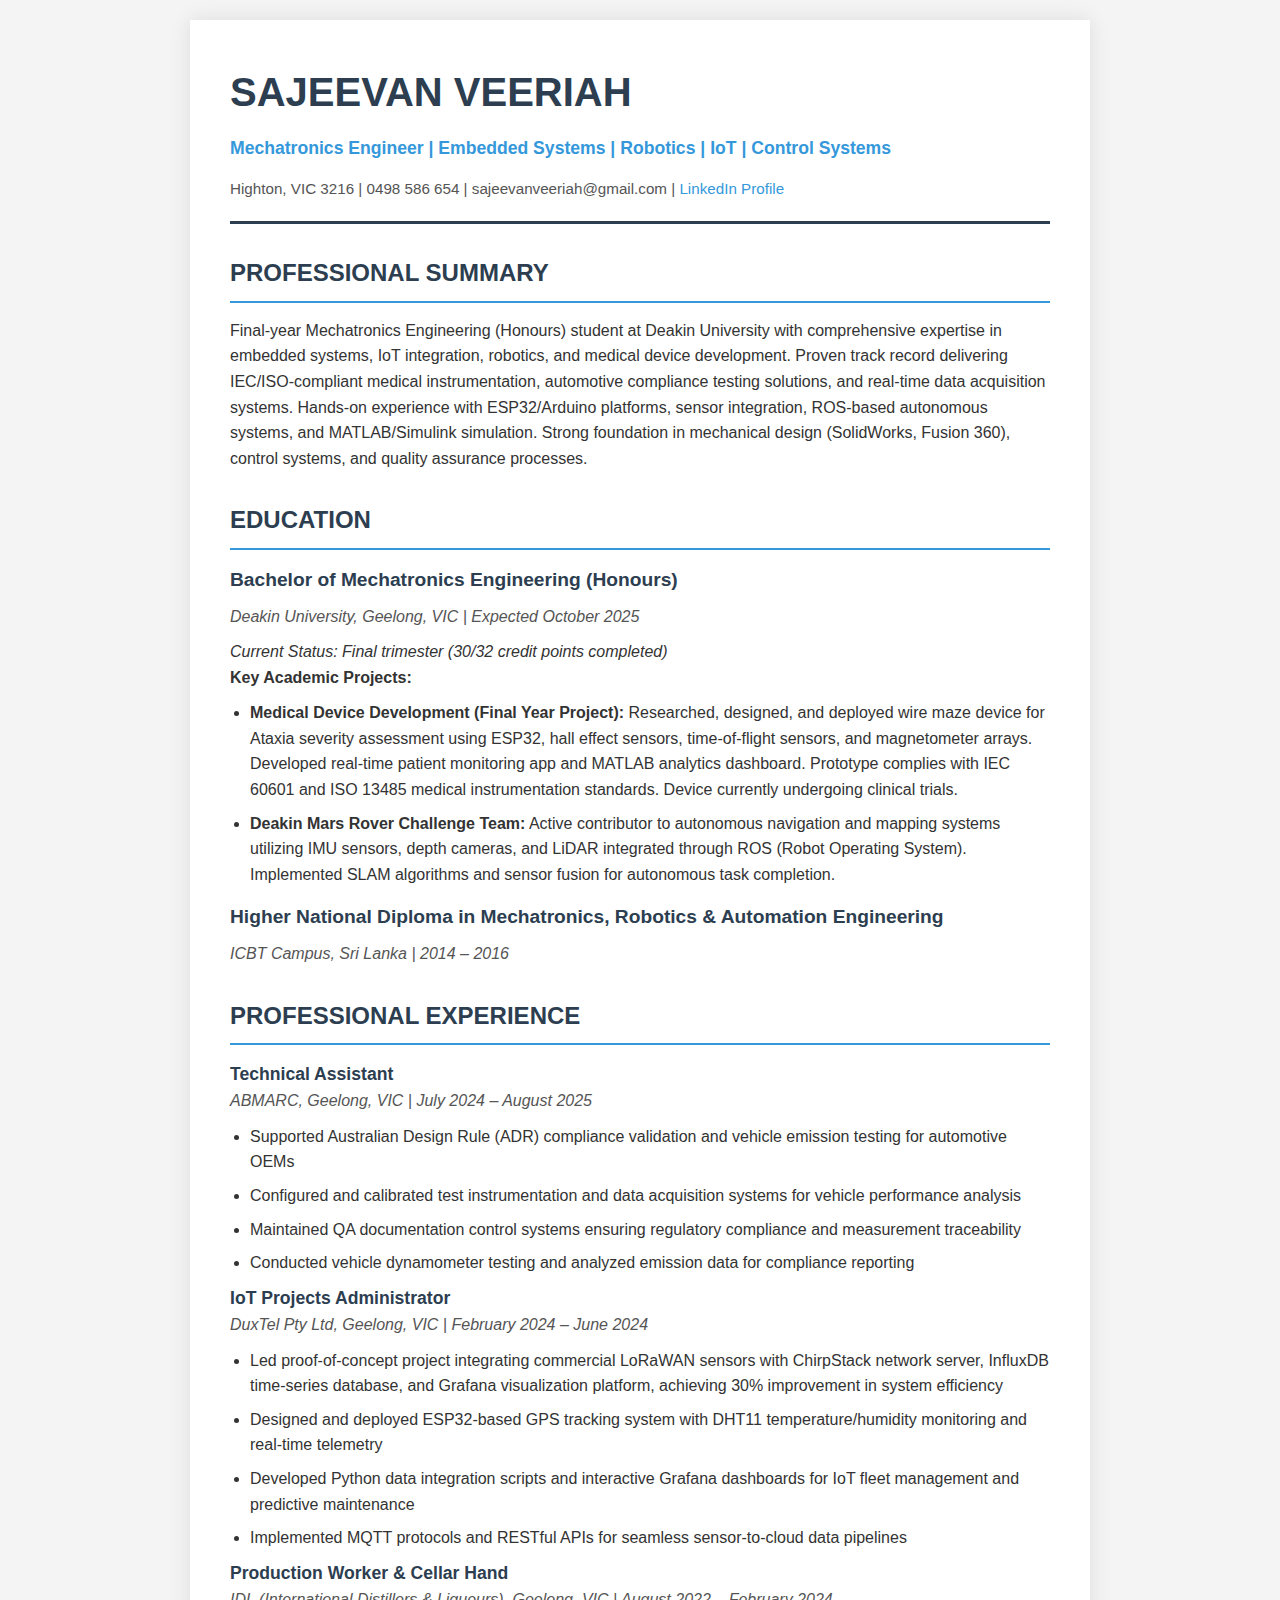
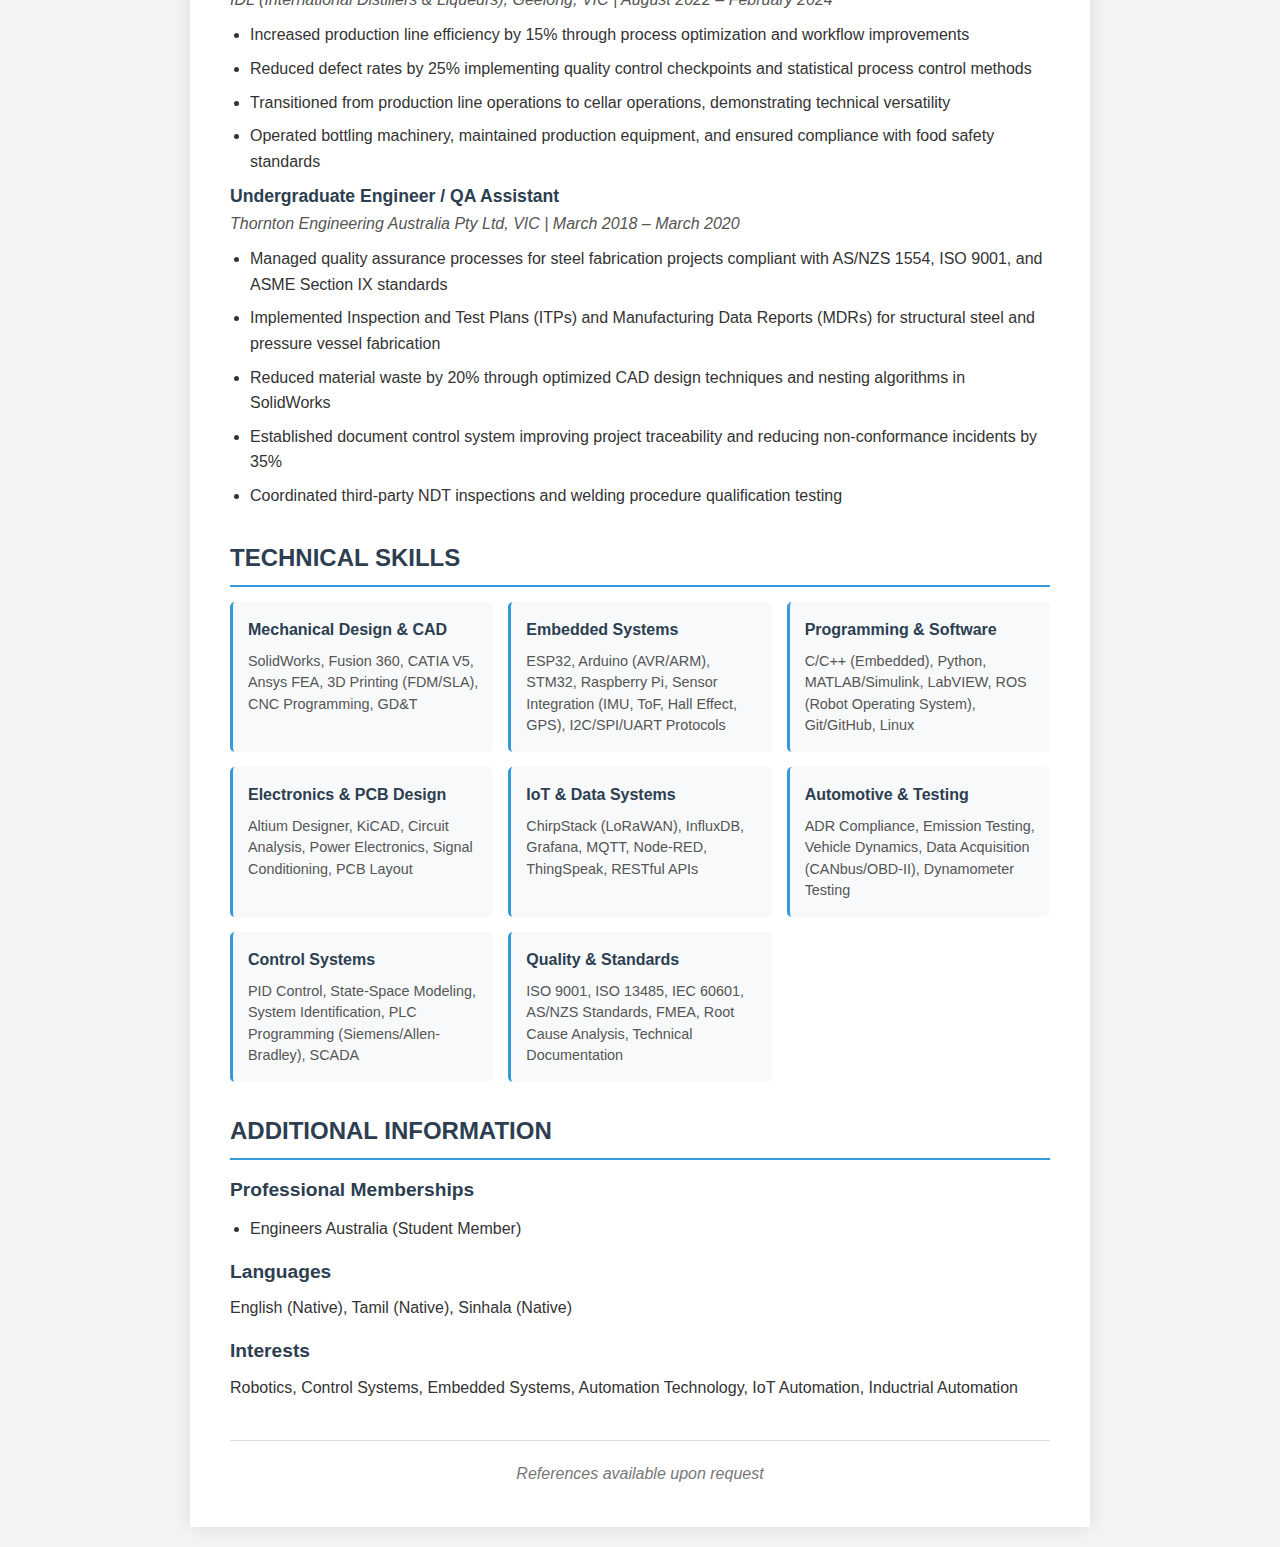
<file: old2-index.html>
<!DOCTYPE html>
<html lang="en">
<head>
    <meta charset="UTF-8">
    <meta name="viewport" content="width=device-width, initial-scale=1.0">
    <title>Sajeevan Veeriah - Mechatronics Engineer</title>
    <style>
        * {
            margin: 0;
            padding: 0;
            box-sizing: border-box;
        }
        
        body {
            font-family: 'Segoe UI', Tahoma, Geneva, Verdana, sans-serif;
            line-height: 1.6;
            color: #333;
            background-color: #f4f4f4;
            padding: 20px;
        }
        
        .container {
            max-width: 900px;
            margin: 0 auto;
            background-color: white;
            padding: 40px;
            box-shadow: 0 0 20px rgba(0,0,0,0.1);
        }
        
        header {
            border-bottom: 3px solid #2c3e50;
            padding-bottom: 20px;
            margin-bottom: 30px;
        }
        
        h1 {
            color: #2c3e50;
            font-size: 2.5em;
            margin-bottom: 10px;
        }
        
        .subtitle {
            color: #3498db;
            font-size: 1.1em;
            font-weight: 600;
            margin-bottom: 15px;
        }
        
        .contact-info {
            color: #555;
            font-size: 0.95em;
        }
        
        .contact-info a {
            color: #3498db;
            text-decoration: none;
        }
        
        .contact-info a:hover {
            text-decoration: underline;
        }
        
        h2 {
            color: #2c3e50;
            font-size: 1.5em;
            margin-top: 30px;
            margin-bottom: 15px;
            padding-bottom: 8px;
            border-bottom: 2px solid #3498db;
        }
        
        h3 {
            color: #2c3e50;
            font-size: 1.2em;
            margin-top: 15px;
            margin-bottom: 8px;
        }
        
        .section {
            margin-bottom: 25px;
        }
        
        .job-title {
            font-weight: bold;
            color: #2c3e50;
            font-size: 1.1em;
        }
        
        .job-location {
            color: #555;
            font-style: italic;
            margin-bottom: 10px;
        }
        
        ul {
            margin-left: 20px;
            margin-top: 10px;
        }
        
        li {
            margin-bottom: 8px;
        }
        
        .highlight-box {
            background-color: #e8f4f8;
            border-left: 4px solid #3498db;
            padding: 15px;
            margin: 20px 0;
        }
        
        .highlight-box strong {
            color: #2c3e50;
        }
        
        .skills-grid {
            display: grid;
            grid-template-columns: repeat(auto-fit, minmax(250px, 1fr));
            gap: 15px;
            margin-top: 15px;
        }
        
        .skill-category {
            background-color: #f8f9fa;
            padding: 15px;
            border-radius: 5px;
            border-left: 3px solid #3498db;
        }
        
        .skill-category h4 {
            color: #2c3e50;
            margin-bottom: 8px;
            font-size: 1em;
        }
        
        .skill-category p {
            color: #555;
            font-size: 0.9em;
            line-height: 1.5;
        }
        
        @media print {
            body {
                background-color: white;
                padding: 0;
            }
            
            .container {
                box-shadow: none;
                padding: 20px;
            }
        }
    </style>
</head>
<body>
    <div class="container">
        <header>
            <h1>SAJEEVAN VEERIAH</h1>
            <div class="subtitle">Mechatronics Engineer | Embedded Systems | Robotics | IoT | Control Systems</div>
            <div class="contact-info">
                Highton, VIC 3216 | 0498 586 654 | sajeevanveeriah@gmail.com | 
                <a href="https://www.linkedin.com/in/sajeevan-veeriah/" target="_blank">LinkedIn Profile</a>
            </div>
        </header>

        <section class="section">
            <h2>PROFESSIONAL SUMMARY</h2>
            <p>Final-year Mechatronics Engineering (Honours) student at Deakin University with comprehensive expertise in embedded systems, IoT integration, robotics, and medical device development. Proven track record delivering IEC/ISO-compliant medical instrumentation, automotive compliance testing solutions, and real-time data acquisition systems. Hands-on experience with ESP32/Arduino platforms, sensor integration, ROS-based autonomous systems, and MATLAB/Simulink simulation. Strong foundation in mechanical design (SolidWorks, Fusion 360), control systems, and quality assurance processes.</p>
        </section>

        <section class="section">
            <h2>EDUCATION</h2>
            
            <h3>Bachelor of Mechatronics Engineering (Honours)</h3>
            <div class="job-location">Deakin University, Geelong, VIC | Expected October 2025</div>
            <p><em>Current Status: Final trimester (30/32 credit points completed)</em></p>
            
            <p><strong>Key Academic Projects:</strong></p>
            <ul>
                <li><strong>Medical Device Development (Final Year Project):</strong> Researched, designed, and deployed wire maze device for Ataxia severity assessment using ESP32, hall effect sensors, time-of-flight sensors, and magnetometer arrays. Developed real-time patient monitoring app and MATLAB analytics dashboard. Prototype complies with IEC 60601 and ISO 13485 medical instrumentation standards. Device currently undergoing clinical trials.</li>
                <li><strong>Deakin Mars Rover Challenge Team:</strong> Active contributor to autonomous navigation and mapping systems utilizing IMU sensors, depth cameras, and LiDAR integrated through ROS (Robot Operating System). Implemented SLAM algorithms and sensor fusion for autonomous task completion.</li>
            </ul>

            <h3>Higher National Diploma in Mechatronics, Robotics & Automation Engineering</h3>
            <div class="job-location">ICBT Campus, Sri Lanka | 2014 – 2016</div>
        </section>

        <section class="section">
            <h2>PROFESSIONAL EXPERIENCE</h2>
            
            <div class="job-title">Technical Assistant</div>
            <div class="job-location">ABMARC, Geelong, VIC | July 2024 – August 2025</div>
            <ul>
                <li>Supported Australian Design Rule (ADR) compliance validation and vehicle emission testing for automotive OEMs</li>
                <li>Configured and calibrated test instrumentation and data acquisition systems for vehicle performance analysis</li>
                <li>Maintained QA documentation control systems ensuring regulatory compliance and measurement traceability</li>
                <li>Conducted vehicle dynamometer testing and analyzed emission data for compliance reporting</li>
            </ul>

            <div class="job-title">IoT Projects Administrator</div>
            <div class="job-location">DuxTel Pty Ltd, Geelong, VIC | February 2024 – June 2024</div>
            <ul>
                <li>Led proof-of-concept project integrating commercial LoRaWAN sensors with ChirpStack network server, InfluxDB time-series database, and Grafana visualization platform, achieving 30% improvement in system efficiency</li>
                <li>Designed and deployed ESP32-based GPS tracking system with DHT11 temperature/humidity monitoring and real-time telemetry</li>
                <li>Developed Python data integration scripts and interactive Grafana dashboards for IoT fleet management and predictive maintenance</li>
                <li>Implemented MQTT protocols and RESTful APIs for seamless sensor-to-cloud data pipelines</li>
            </ul>

            <div class="job-title">Production Worker & Cellar Hand</div>
            <div class="job-location">IDL (International Distillers & Liqueurs), Geelong, VIC | August 2022 – February 2024</div>
            <ul>
                <li>Increased production line efficiency by 15% through process optimization and workflow improvements</li>
                <li>Reduced defect rates by 25% implementing quality control checkpoints and statistical process control methods</li>
                <li>Transitioned from production line operations to cellar operations, demonstrating technical versatility</li>
                <li>Operated bottling machinery, maintained production equipment, and ensured compliance with food safety standards</li>
            </ul>

            <div class="job-title">Undergraduate Engineer / QA Assistant</div>
            <div class="job-location">Thornton Engineering Australia Pty Ltd, VIC | March 2018 – March 2020</div>
            <ul>
                <li>Managed quality assurance processes for steel fabrication projects compliant with AS/NZS 1554, ISO 9001, and ASME Section IX standards</li>
                <li>Implemented Inspection and Test Plans (ITPs) and Manufacturing Data Reports (MDRs) for structural steel and pressure vessel fabrication</li>
                <li>Reduced material waste by 20% through optimized CAD design techniques and nesting algorithms in SolidWorks</li>
                <li>Established document control system improving project traceability and reducing non-conformance incidents by 35%</li>
                <li>Coordinated third-party NDT inspections and welding procedure qualification testing</li>
            </ul>
        </section>

        <section class="section">
            <h2>TECHNICAL SKILLS</h2>
            
            <div class="skills-grid">
                <div class="skill-category">
                    <h4>Mechanical Design & CAD</h4>
                    <p>SolidWorks, Fusion 360, CATIA V5, Ansys FEA, 3D Printing (FDM/SLA), CNC Programming, GD&T</p>
                </div>
                
                <div class="skill-category">
                    <h4>Embedded Systems</h4>
                    <p>ESP32, Arduino (AVR/ARM), STM32, Raspberry Pi, Sensor Integration (IMU, ToF, Hall Effect, GPS), I2C/SPI/UART Protocols</p>
                </div>
                
                <div class="skill-category">
                    <h4>Programming & Software</h4>
                    <p>C/C++ (Embedded), Python, MATLAB/Simulink, LabVIEW, ROS (Robot Operating System), Git/GitHub, Linux</p>
                </div>
                
                <div class="skill-category">
                    <h4>Electronics & PCB Design</h4>
                    <p>Altium Designer, KiCAD, Circuit Analysis, Power Electronics, Signal Conditioning, PCB Layout</p>
                </div>
                
                <div class="skill-category">
                    <h4>IoT & Data Systems</h4>
                    <p>ChirpStack (LoRaWAN), InfluxDB, Grafana, MQTT, Node-RED, ThingSpeak, RESTful APIs</p>
                </div>
                
                <div class="skill-category">
                    <h4>Automotive & Testing</h4>
                    <p>ADR Compliance, Emission Testing, Vehicle Dynamics, Data Acquisition (CANbus/OBD-II), Dynamometer Testing</p>
                </div>
                
                <div class="skill-category">
                    <h4>Control Systems</h4>
                    <p>PID Control, State-Space Modeling, System Identification, PLC Programming (Siemens/Allen-Bradley), SCADA</p>
                </div>
                
                <div class="skill-category">
                    <h4>Quality & Standards</h4>
                    <p>ISO 9001, ISO 13485, IEC 60601, AS/NZS Standards, FMEA, Root Cause Analysis, Technical Documentation</p>
                </div>
            </div>
        </section>

        <section class="section">
            <h2>ADDITIONAL INFORMATION</h2>
            
            <!-- <h3>Visa & Work Rights</h3>
            <ul>
                <li><strong>Current:</strong> Student Visa (Subclass 500) – 48 hours/fortnight during academic sessions; unlimited hours during breaks</li>
                <li><strong>Post-Graduation:</strong> Full-time work eligibility from October 2025 (no hour restrictions)</li>
                <li><strong>Planned:</strong> Graduate Visa (Subclass 485) application upon degree completion – minimum 3-year validity</li>
                <li><strong>No employer sponsorship required</strong></li>
            </ul> -->

            <h3>Professional Memberships</h3>
            <ul>
                <li>Engineers Australia (Student Member)</li>
            </ul>

            <h3>Languages</h3>
            <p>English (Native), Tamil (Native), Sinhala (Native)</p>

            <h3>Interests</h3>
            <p>Robotics, Control Systems, Embedded Systems, Automation Technology, IoT Automation, Inductrial Automation</p>
        </section>

        <footer style="text-align: center; margin-top: 40px; padding-top: 20px; border-top: 1px solid #ddd; color: #777;">
            <p><em>References available upon request</em></p>
        </footer>
    </div>
</body>
</html>
</file>
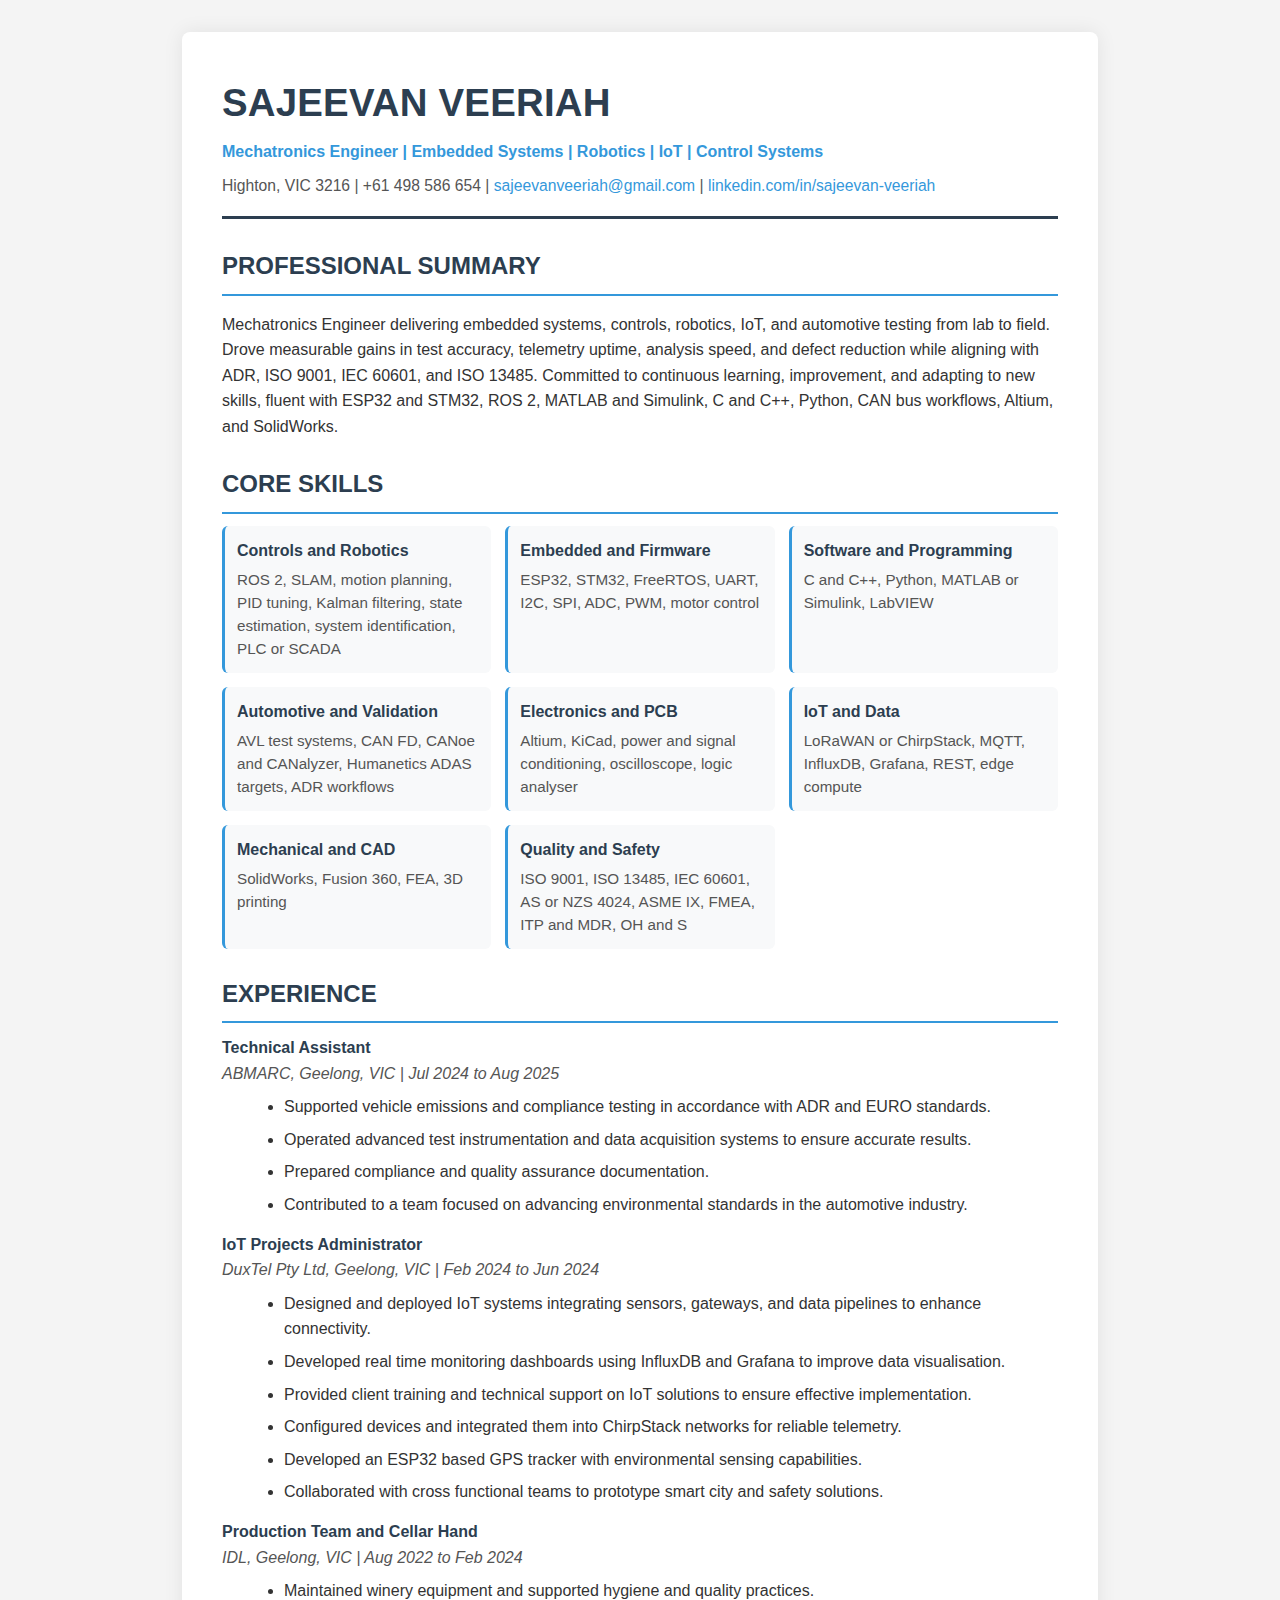
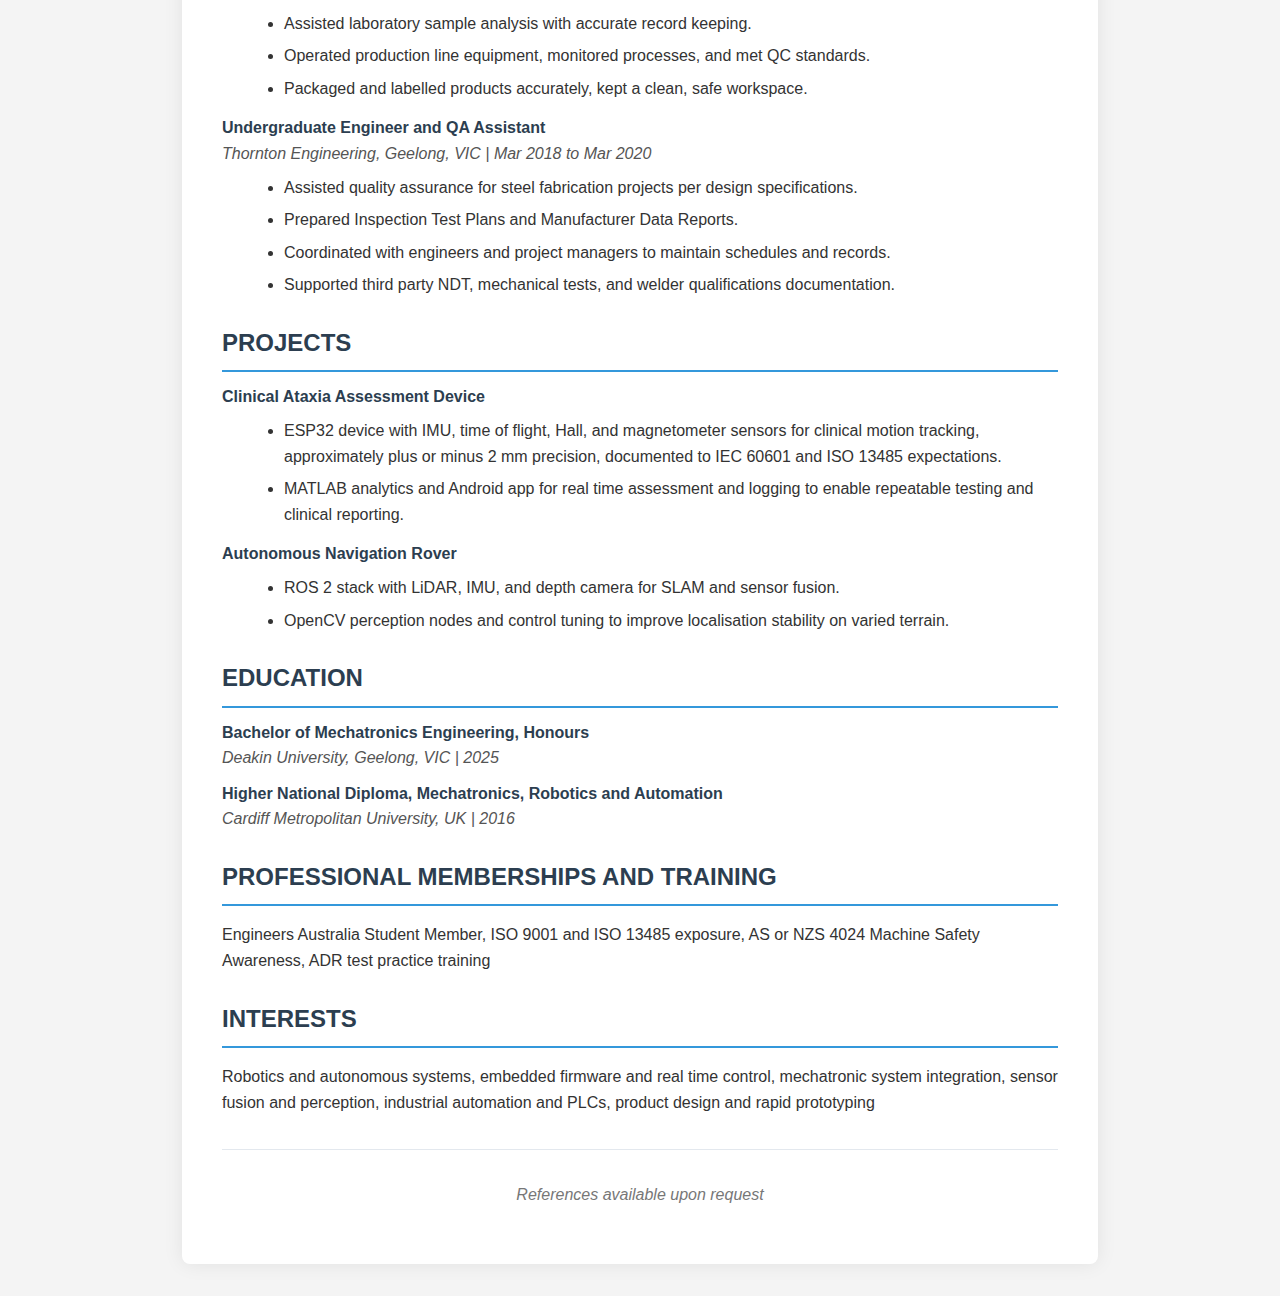
<file: OLD2_index.html>
<!DOCTYPE html>
<html lang="en">
<head>
  <meta charset="UTF-8" />
  <meta name="viewport" content="width=device-width, initial-scale=1.0"/>
  <title>Sajeevan Veeriah - Mechatronics Engineer</title>
  <style>
    :root{
      --ink:#2c3e50;
      --accent:#3498db;
      --text:#333;
      --muted:#555;
      --panel:#ffffff;
      --bg:#f4f4f4;
      --rule:#e3e8ee;
    }
    *{box-sizing:border-box}
    html,body{margin:0;padding:0;background:var(--bg);color:var(--text);font-family:"Segoe UI",Tahoma,Geneva,Verdana,sans-serif;line-height:1.6}
    .container{max-width:980px;margin:0 auto;padding:32px}
    .card{background:var(--panel);padding:40px;border-radius:8px;box-shadow:0 0 20px rgba(0,0,0,0.08)}
    header{border-bottom:3px solid var(--ink);padding-bottom:18px;margin-bottom:28px}
    h1{margin:0 0 6px 0;font-size:2.4rem;color:var(--ink);letter-spacing:.2px}
    .subtitle{color:var(--accent);font-weight:600}
    .contact{margin-top:8px;font-size:.98rem;color:var(--muted)}
    .contact a{color:var(--accent);text-decoration:none}
    .contact a:hover{text-decoration:underline}
    h2{margin:26px 0 12px 0;padding-bottom:8px;border-bottom:2px solid var(--accent);font-size:1.5rem;color:var(--ink)}
    .section{margin-bottom:22px}
    .job-title{font-weight:700;color:var(--ink)}
    .job-meta{color:var(--muted);font-style:italic;margin-bottom:8px}
    ul{margin:8px 0 0 22px}
    li{margin-bottom:7px}
    .skills-grid{display:grid;grid-template-columns:repeat(auto-fit,minmax(260px,1fr));gap:14px;margin-top:12px}
    .skill{background:#f8f9fa;border-left:3px solid var(--accent);padding:12px;border-radius:6px}
    .skill h4{margin:0 0 6px 0;font-size:1rem;color:var(--ink)}
    .skill p{margin:0;color:#555;font-size:.95rem;line-height:1.5}
    footer{margin-top:34px;padding-top:16px;border-top:1px solid var(--rule);text-align:center;color:#777}
    /* Print */
    @media print{
      body{background:#fff}
      .container{max-width:none;padding:0}
      .card{box-shadow:none;padding:20mm}
      a[href]:after{content:""}
    }
    /* Mobile tweaks */
    @media (max-width:768px){
      .card{padding:24px}
      h1{font-size:2rem}
    }
  </style>
</head>
<body>
  <div class="container">
    <div class="card">
      <header>
        <h1>SAJEEVAN VEERIAH</h1>
        <div class="subtitle">Mechatronics Engineer | Embedded Systems | Robotics | IoT | Control Systems</div>
        <div class="contact">
          Highton, VIC 3216 | +61 498 586 654 |
          <a href="mailto:sajeevanveeriah@gmail.com">sajeevanveeriah@gmail.com</a> |
          <a href="https://www.linkedin.com/in/sajeevan-veeriah/" target="_blank" rel="noopener">linkedin.com/in/sajeevan-veeriah</a>
        </div>
      </header>

      <section class="section">
        <h2>PROFESSIONAL SUMMARY</h2>
        <p>
          Mechatronics Engineer delivering embedded systems, controls, robotics, IoT, and automotive testing from lab to field. Drove measurable gains in test accuracy, telemetry uptime, analysis speed, and defect reduction while aligning with ADR, ISO 9001, IEC 60601, and ISO 13485. Committed to continuous learning, improvement, and adapting to new skills, fluent with ESP32 and STM32, ROS 2, MATLAB and Simulink, C and C++, Python, CAN bus workflows, Altium, and SolidWorks.
        </p>
      </section>

      <section class="section">
        <h2>CORE SKILLS</h2>
        <div class="skills-grid">
          <div class="skill">
            <h4>Controls and Robotics</h4>
            <p>ROS 2, SLAM, motion planning, PID tuning, Kalman filtering, state estimation, system identification, PLC or SCADA</p>
          </div>
          <div class="skill">
            <h4>Embedded and Firmware</h4>
            <p>ESP32, STM32, FreeRTOS, UART, I2C, SPI, ADC, PWM, motor control</p>
          </div>
          <div class="skill">
            <h4>Software and Programming</h4>
            <p>C and C++, Python, MATLAB or Simulink, LabVIEW</p>
          </div>
          <div class="skill">
            <h4>Automotive and Validation</h4>
            <p>AVL test systems, CAN FD, CANoe and CANalyzer, Humanetics ADAS targets, ADR workflows</p>
          </div>
          <div class="skill">
            <h4>Electronics and PCB</h4>
            <p>Altium, KiCad, power and signal conditioning, oscilloscope, logic analyser</p>
          </div>
          <div class="skill">
            <h4>IoT and Data</h4>
            <p>LoRaWAN or ChirpStack, MQTT, InfluxDB, Grafana, REST, edge compute</p>
          </div>
          <div class="skill">
            <h4>Mechanical and CAD</h4>
            <p>SolidWorks, Fusion 360, FEA, 3D printing</p>
          </div>
          <div class="skill">
            <h4>Quality and Safety</h4>
            <p>ISO 9001, ISO 13485, IEC 60601, AS or NZS 4024, ASME IX, FMEA, ITP and MDR, OH and S</p>
          </div>
        </div>
      </section>

      <section class="section">
        <h2>EXPERIENCE</h2>

        <div class="job-title">Technical Assistant</div>
        <div class="job-meta">ABMARC, Geelong, VIC | Jul 2024 to Aug 2025</div>
        <ul>
          <li>Supported vehicle emissions and compliance testing in accordance with ADR and EURO standards.</li>
          <li>Operated advanced test instrumentation and data acquisition systems to ensure accurate results.</li>
          <li>Prepared compliance and quality assurance documentation.</li>
          <li>Contributed to a team focused on advancing environmental standards in the automotive industry.</li>
        </ul>

        <div class="job-title" style="margin-top:14px;">IoT Projects Administrator</div>
        <div class="job-meta">DuxTel Pty Ltd, Geelong, VIC | Feb 2024 to Jun 2024</div>
        <ul>
          <li>Designed and deployed IoT systems integrating sensors, gateways, and data pipelines to enhance connectivity.</li>
          <li>Developed real time monitoring dashboards using InfluxDB and Grafana to improve data visualisation.</li>
          <li>Provided client training and technical support on IoT solutions to ensure effective implementation.</li>
          <li>Configured devices and integrated them into ChirpStack networks for reliable telemetry.</li>
          <li>Developed an ESP32 based GPS tracker with environmental sensing capabilities.</li>
          <li>Collaborated with cross functional teams to prototype smart city and safety solutions.</li>
        </ul>

        <div class="job-title" style="margin-top:14px;">Production Team and Cellar Hand</div>
        <div class="job-meta">IDL, Geelong, VIC | Aug 2022 to Feb 2024</div>
        <ul>
          <li>Maintained winery equipment and supported hygiene and quality practices.</li>
          <li>Assisted laboratory sample analysis with accurate record keeping.</li>
          <li>Operated production line equipment, monitored processes, and met QC standards.</li>
          <li>Packaged and labelled products accurately, kept a clean, safe workspace.</li>
        </ul>

        <div class="job-title" style="margin-top:14px;">Undergraduate Engineer and QA Assistant</div>
        <div class="job-meta">Thornton Engineering, Geelong, VIC | Mar 2018 to Mar 2020</div>
        <ul>
          <li>Assisted quality assurance for steel fabrication projects per design specifications.</li>
          <li>Prepared Inspection Test Plans and Manufacturer Data Reports.</li>
          <li>Coordinated with engineers and project managers to maintain schedules and records.</li>
          <li>Supported third party NDT, mechanical tests, and welder qualifications documentation.</li>
        </ul>
      </section>

      <section class="section">
        <h2>PROJECTS</h2>

        <div class="job-title">Clinical Ataxia Assessment Device</div>
        <ul>
          <li>ESP32 device with IMU, time of flight, Hall, and magnetometer sensors for clinical motion tracking, approximately plus or minus 2 mm precision, documented to IEC 60601 and ISO 13485 expectations.</li>
          <li>MATLAB analytics and Android app for real time assessment and logging to enable repeatable testing and clinical reporting.</li>
        </ul>

        <div class="job-title" style="margin-top:14px;">Autonomous Navigation Rover</div>
        <ul>
          <li>ROS 2 stack with LiDAR, IMU, and depth camera for SLAM and sensor fusion.</li>
          <li>OpenCV perception nodes and control tuning to improve localisation stability on varied terrain.</li>
        </ul>
      </section>

      <section class="section">
        <h2>EDUCATION</h2>
        <div class="job-title">Bachelor of Mechatronics Engineering, Honours</div>
        <div class="job-meta">Deakin University, Geelong, VIC | 2025</div>

        <div class="job-title" style="margin-top:10px;">Higher National Diploma, Mechatronics, Robotics and Automation</div>
        <div class="job-meta">Cardiff Metropolitan University, UK | 2016</div>
      </section>

      <section class="section">
        <h2>PROFESSIONAL MEMBERSHIPS AND TRAINING</h2>
        <p>Engineers Australia Student Member, ISO 9001 and ISO 13485 exposure, AS or NZS 4024 Machine Safety Awareness, ADR test practice training</p>
      </section>

      <section class="section">
        <h2>INTERESTS</h2>
        <p>Robotics and autonomous systems, embedded firmware and real time control, mechatronic system integration, sensor fusion and perception, industrial automation and PLCs, product design and rapid prototyping</p>
      </section>

      <footer>
        <p><em>References available upon request</em></p>
      </footer>
    </div>
  </div>
</body>
</html>
</file>
